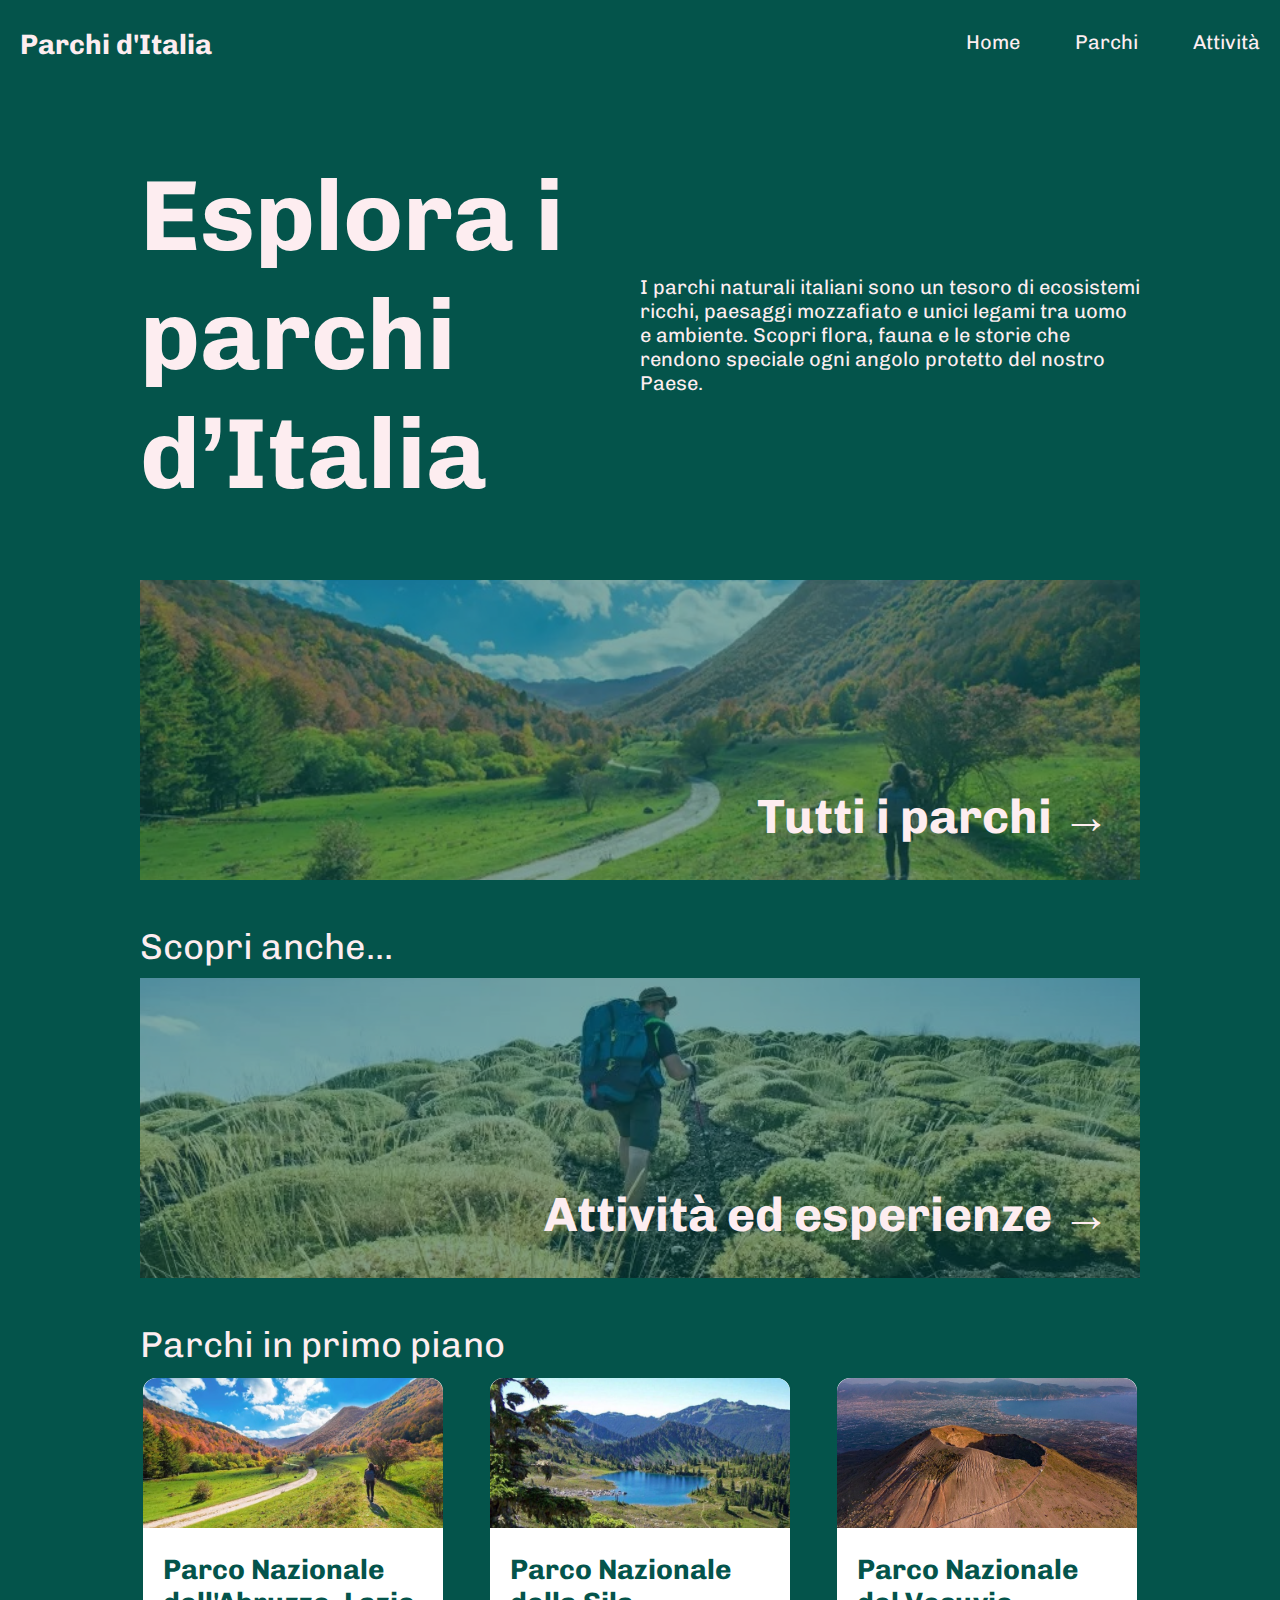
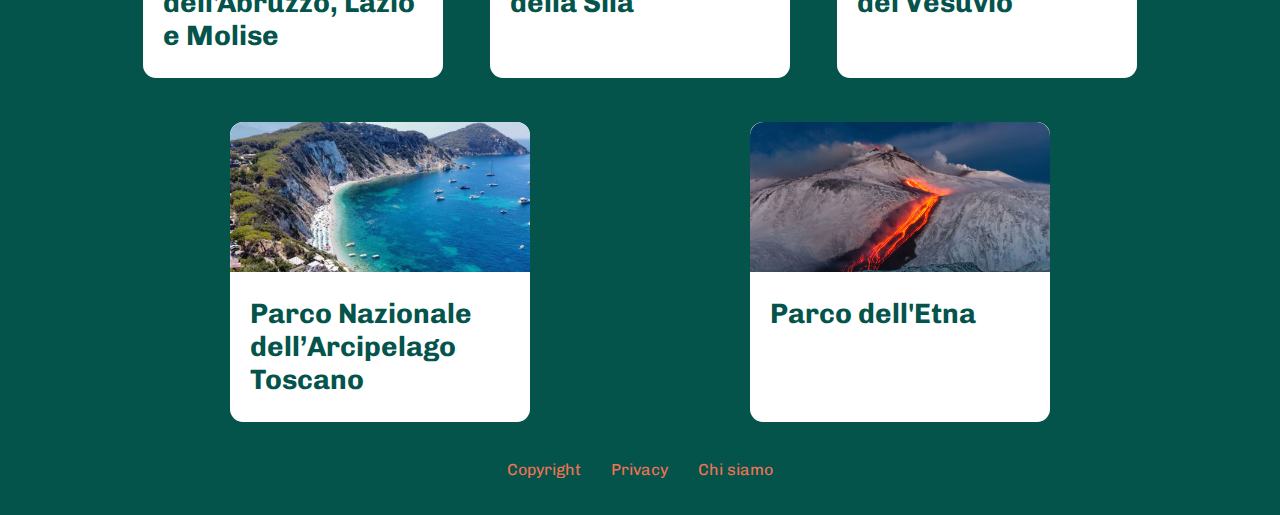
<file: index.html>
<!DOCTYPE html>
<html lang="en">
<head>
    <meta charset="UTF-8">
    <meta name="viewport" content="width=device-width, initial-scale=1.0">
    <title>Parchi d'Italia</title>
    <link rel="stylesheet" href="css/style.css">

    <link rel="preconnect" href="https://fonts.googleapis.com">
<link rel="preconnect" href="https://fonts.gstatic.com" crossorigin>
<link href="https://fonts.googleapis.com/css2?family=Chivo:ital,wght@0,100..900;1,100..900&display=swap" rel="stylesheet">

    
</head>

<body style="background-color: #04544B; color: #FDEDF0;">

    <header class="contenitore" style="background-color: #04544B; color: #FDEDF0;">
        <p class="logo"><a href="index.html">Parchi d'Italia</a></p>
        <nav>
            <ul class="menu">
                <li><a href="index.html">Home</a></li>
                <li><a href="parchi.html">Parchi</a></li>
                <li><a href="attivita.html">Attività</a></li>
            </ul>
        </nav>
            
    </header>

    <main class="partealta-home">
        <section class="iniziosito">
            <section class="hero">
                <h1>Esplora i <br>parchi d’Italia</h1>
            </section>
        
            <section class="introduzione-parchi">
                <p>
                I parchi naturali italiani sono un tesoro di ecosistemi ricchi, paesaggi mozzafiato e unici legami tra uomo e ambiente. Scopri flora, fauna e le storie che rendono speciale ogni angolo protetto del nostro Paese.
                </p>
            </section>
        </section>

        <section class="elementi-in-overlay">
        
            <section class="overlay">
                <div class="testo-overlay">
                    <div class="content-overlay">
                        <h2><a href="parchi.html">Tutti i parchi &rarr;</a></h2>
                    </div>
                </div>
                <div class="image-overlay">
                    <img src="img/abruzzo-lazio-molise.jpeg" alt="" srcset="">
                </div>
            </section>

            <div class="scrittainmezzo">
                <p>Scopri anche...</p>
            </div>

            <section class="overlay">
                <div class="testo-overlay">
                    <div class="content-overlay">
                        <h2><a href="attivita.html">Attività ed esperienze &rarr;</a></h2>
                    </div>
                </div>
                <div class="image-overlay">
                    <a href="attivita.html"><img src="img/attività.jpeg" alt=""></a>
                </div>
            </section>

            <div class="scrittainmezzo">
                <p>Parchi in primo piano</p>
            </div>

            <section class="elenco-parchi">
                <div class="cardparchi">
            
                    <a href="abruzzo-lazio-molise.html" class="grid" style="background-color: #ffffff; color: #04544B;">
                        <div class="item">
                            <img src="img/abruzzo-lazio-molise.jpeg" alt="foto dell'Abruzzo">
                            <p>Parco Nazionale dell'Abruzzo, Lazio e Molise</p>
                        </div>
                    </a>
            
                    <a href="sila.html" class="grid" style="background-color: #ffffff; color: #04544B;">
                        <div class="item">
                            <img src="img/sila.jpg" alt="foto della Sila">
                            <p>Parco Nazionale della Sila</p>
                        </div>
                    </a>
            
                    <a href="vesuvio.html" class="grid" style="background-color: #ffffff; color: #04544B;">
                        <div class="item">
                            <img src="img/vesuvio.jpg" alt="foto del Vesuvio">
                            <p>Parco Nazionale del Vesuvio</p>
                        </div>
                    </a>
            
                    <a href="arcipelago-toscano.html" class="grid" style="background-color: #ffffff; color: #04544B;">
                        <div class="item">
                            <img src="img/arcipelago-toscano.jpeg" alt="foto dell'arcipelago Toscano">
                            <p>Parco Nazionale dell’Arcipelago Toscano</p>
                        </div>
                    </a>
            
                    <a href="etna.html" class="grid" style="background-color: #ffffff; color: #04544B;">
                        <div class="item">
                            <img src="img/etna.jpg" alt="foto dell'Etna">
                            <p>Parco dell'Etna</p>
                        </div>
                    </a>
            
                </div>
            </section>
            
        </section>

    </main>

    <footer class="contenitore">
        <p>Copyright</p>
        <p>Privacy</p>
        <p>Chi siamo</p>
    </footer>
    
</body>
</html>
</file>
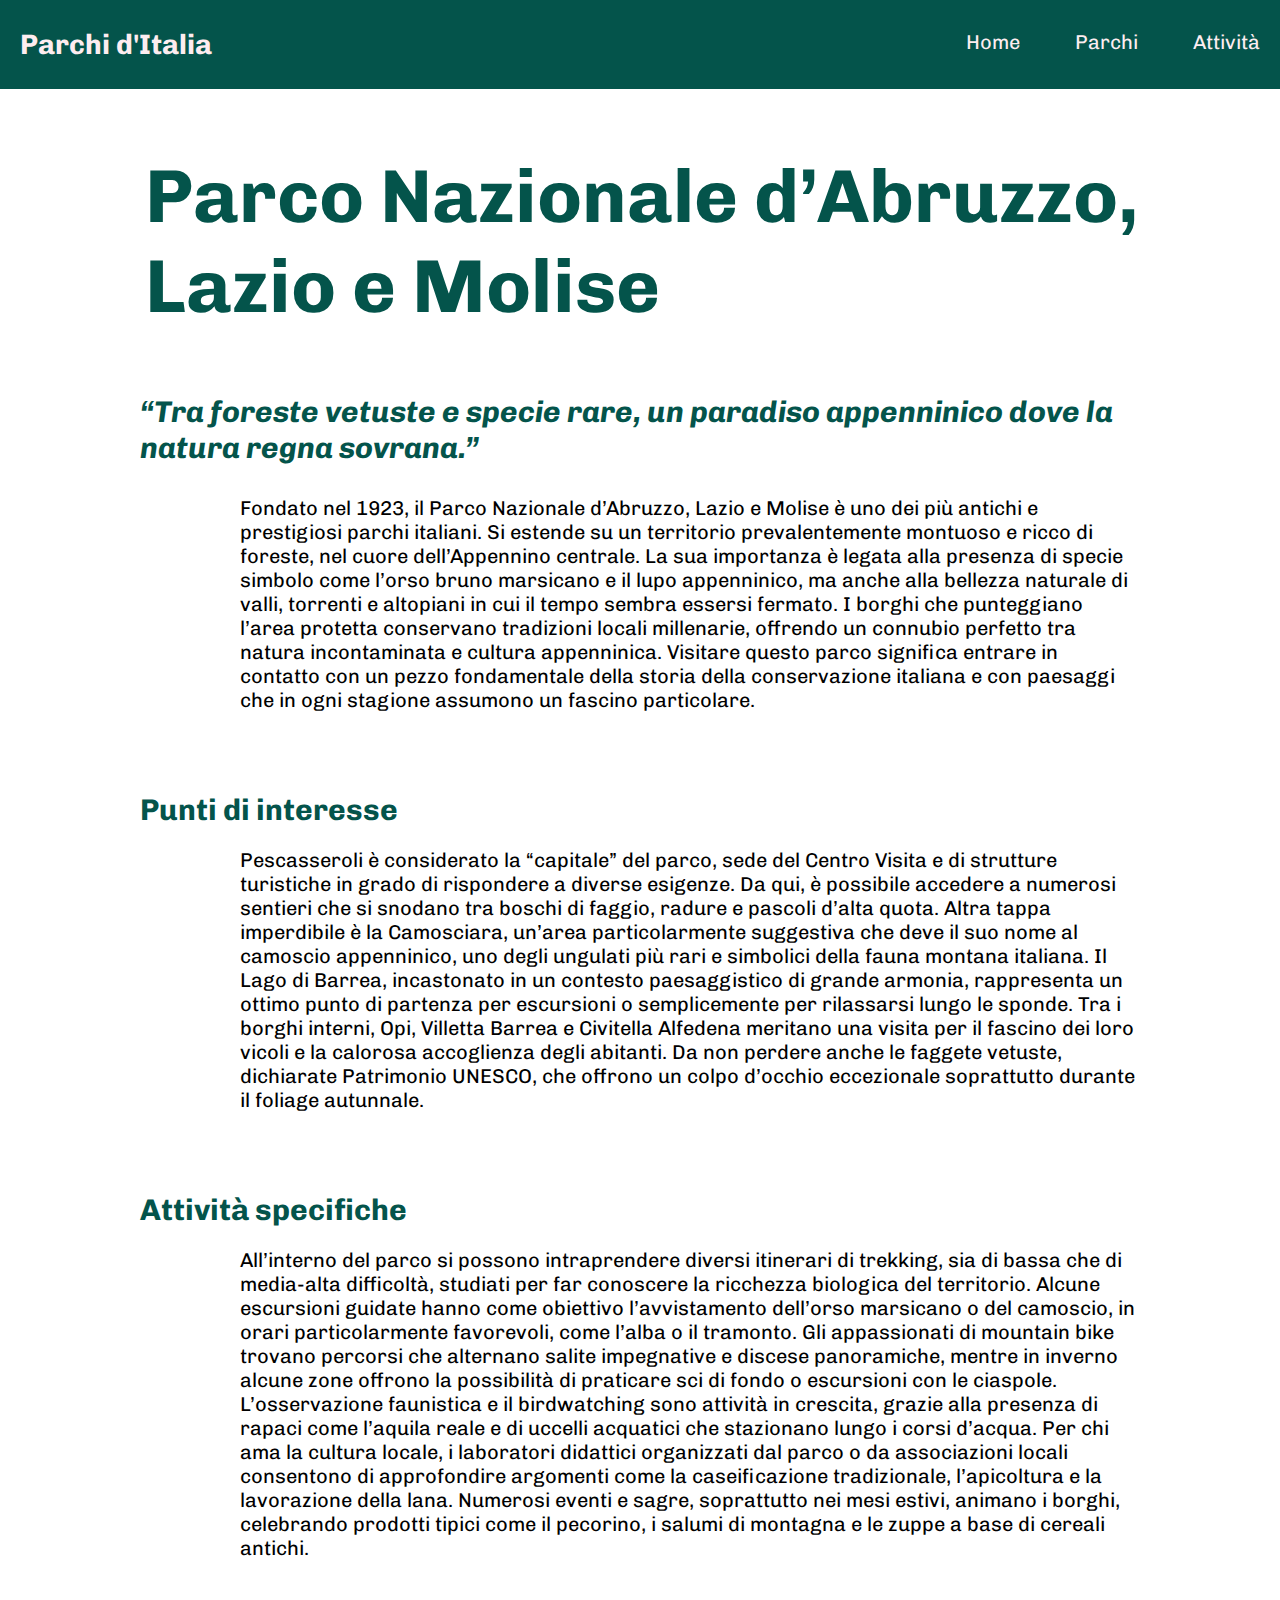
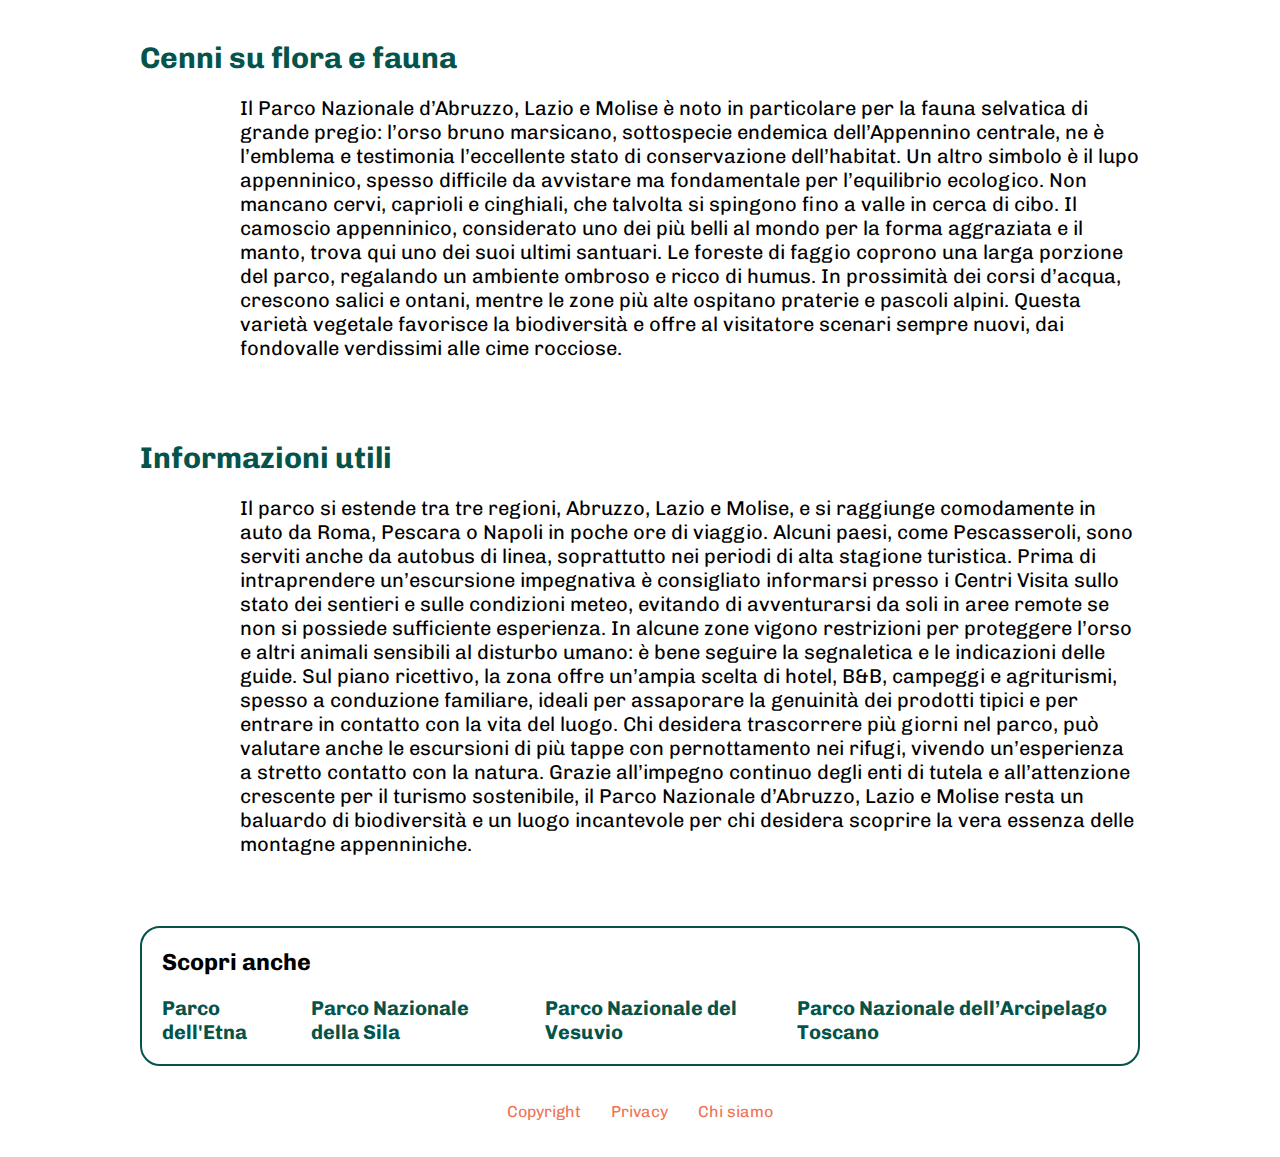
<file: abruzzo-lazio-molise.html>
<!DOCTYPE html>
<html lang="en">
<head>
    <meta charset="UTF-8">
    <meta name="viewport" content="width=device-width, initial-scale=1.0">
    <title>Parchi d'Italia</title>
    <link rel="stylesheet" href="css/style.css">

    <link rel="preconnect" href="https://fonts.googleapis.com">
<link rel="preconnect" href="https://fonts.gstatic.com" crossorigin>
<link href="https://fonts.googleapis.com/css2?family=Chivo:ital,wght@0,100..900;1,100..900&display=swap" rel="stylesheet">

</head>
<body>
    <header class="contenitore" style="background-color: #04544B; color: #FDEDF0;">
        <p class="logo"><a href="index.html">Parchi d'Italia</a></p>
        <nav>
            <ul class="menu">
                <li><a href="index.html">Home</a></li>
                <li><a href="parchi.html">Parchi</a></li>
                <li><a href="attivita.html">Attività</a></li>
            </ul>
        </nav>
            
    </header>
    <main class="contenitore">

        <section class="hero-in-prc">
            <h2>Parco Nazionale d’Abruzzo, Lazio e Molise</h2>
        </section>

        <section class="parco-dettaglio">
            <div class="testo-in-prc">
                <h3>“Tra foreste vetuste e specie rare, un paradiso appenninico dove la natura regna sovrana.”</h3>
                <p class="intro-in-prc">Fondato nel 1923, il Parco Nazionale d’Abruzzo, Lazio e Molise è uno dei più antichi e prestigiosi parchi italiani. Si estende su un territorio prevalentemente montuoso e ricco di foreste, nel cuore dell’Appennino centrale. La sua importanza è legata alla presenza di specie simbolo come l’orso bruno marsicano e il lupo appenninico, ma anche alla bellezza naturale di valli, torrenti e altopiani in cui il tempo sembra essersi fermato. I borghi che punteggiano l’area protetta conservano tradizioni locali millenarie, offrendo un connubio perfetto tra natura incontaminata e cultura appenninica. Visitare questo parco significa entrare in contatto con un pezzo fondamentale della storia della conservazione italiana e con paesaggi che in ogni stagione assumono un fascino particolare.</p>

                <h2 class="titolo-punti-di-interesse">Punti di interesse</h2>
                <p class="testo-punti-di-interesse">Pescasseroli è considerato la “capitale” del parco, sede del Centro Visita e di strutture turistiche in grado di rispondere a diverse esigenze. Da qui, è possibile accedere a numerosi sentieri che si snodano tra boschi di faggio, radure e pascoli d’alta quota. Altra tappa imperdibile è la Camosciara, un’area particolarmente suggestiva che deve il suo nome al camoscio appenninico, uno degli ungulati più rari e simbolici della fauna montana italiana. Il Lago di Barrea, incastonato in un contesto paesaggistico di grande armonia, rappresenta un ottimo punto di partenza per escursioni o semplicemente per rilassarsi lungo le sponde. Tra i borghi interni, Opi, Villetta Barrea e Civitella Alfedena meritano una visita per il fascino dei loro vicoli e la calorosa accoglienza degli abitanti. Da non perdere anche le faggete vetuste, dichiarate Patrimonio UNESCO, che offrono un colpo d’occhio eccezionale soprattutto durante il foliage autunnale.</p>

                <h2 class="titolo-attività-specifiche">Attività specifiche</h2>
                <p class="testo-attività-specifiche">All’interno del parco si possono intraprendere diversi itinerari di trekking, sia di bassa che di media-alta difficoltà, studiati per far conoscere la ricchezza biologica del territorio. Alcune escursioni guidate hanno come obiettivo l’avvistamento dell’orso marsicano o del camoscio, in orari particolarmente favorevoli, come l’alba o il tramonto. Gli appassionati di mountain bike trovano percorsi che alternano salite impegnative e discese panoramiche, mentre in inverno alcune zone offrono la possibilità di praticare sci di fondo o escursioni con le ciaspole. L’osservazione faunistica e il birdwatching sono attività in crescita, grazie alla presenza di rapaci come l’aquila reale e di uccelli acquatici che stazionano lungo i corsi d’acqua. Per chi ama la cultura locale, i laboratori didattici organizzati dal parco o da associazioni locali consentono di approfondire argomenti come la caseificazione tradizionale, l’apicoltura e la lavorazione della lana. Numerosi eventi e sagre, soprattutto nei mesi estivi, animano i borghi, celebrando prodotti tipici come il pecorino, i salumi di montagna e le zuppe a base di cereali antichi.</p>

                <h2 class="titolo-cenni-su-flora-e-fauna">Cenni su flora e fauna</h2>
                <p class="testo-cenni-su-flora-e-fauna">Il Parco Nazionale d’Abruzzo, Lazio e Molise è noto in particolare per la fauna selvatica di grande pregio: l’orso bruno marsicano, sottospecie endemica dell’Appennino centrale, ne è l’emblema e testimonia l’eccellente stato di conservazione dell’habitat. Un altro simbolo è il lupo appenninico, spesso difficile da avvistare ma fondamentale per l’equilibrio ecologico. Non mancano cervi, caprioli e cinghiali, che talvolta si spingono fino a valle in cerca di cibo. Il camoscio appenninico, considerato uno dei più belli al mondo per la forma aggraziata e il manto, trova qui uno dei suoi ultimi santuari. Le foreste di faggio coprono una larga porzione del parco, regalando un ambiente ombroso e ricco di humus. In prossimità dei corsi d’acqua, crescono salici e ontani, mentre le zone più alte ospitano praterie e pascoli alpini. Questa varietà vegetale favorisce la biodiversità e offre al visitatore scenari sempre nuovi, dai fondovalle verdissimi alle cime rocciose.</p>

                <h2 class="titolo-informazioni-utili">Informazioni utili</h2>
                <p class="testo-informazioni-utili">Il parco si estende tra tre regioni, Abruzzo, Lazio e Molise, e si raggiunge comodamente in auto da Roma, Pescara o Napoli in poche ore di viaggio. Alcuni paesi, come Pescasseroli, sono serviti anche da autobus di linea, soprattutto nei periodi di alta stagione turistica. Prima di intraprendere un’escursione impegnativa è consigliato informarsi presso i Centri Visita sullo stato dei sentieri e sulle condizioni meteo, evitando di avventurarsi da soli in aree remote se non si possiede sufficiente esperienza. In alcune zone vigono restrizioni per proteggere l’orso e altri animali sensibili al disturbo umano: è bene seguire la segnaletica e le indicazioni delle guide. Sul piano ricettivo, la zona offre un’ampia scelta di hotel, B&B, campeggi e agriturismi, spesso a conduzione familiare, ideali per assaporare la genuinità dei prodotti tipici e per entrare in contatto con la vita del luogo. Chi desidera trascorrere più giorni nel parco, può valutare anche le escursioni di più tappe con pernottamento nei rifugi, vivendo un’esperienza a stretto contatto con la natura. Grazie all’impegno continuo degli enti di tutela e all’attenzione crescente per il turismo sostenibile, il Parco Nazionale d’Abruzzo, Lazio e Molise resta un baluardo di biodiversità e un luogo incantevole per chi desidera scoprire la vera essenza delle montagne appenniniche.</p>

            </div>
        </section>

        <section class="lista-parchi">
            <h3>Scopri anche</h3>
            <ul>
                <li><a href="etna.html">Parco dell'Etna</a></li>
                <li><a href="sila.html">Parco Nazionale della Sila</a></li>
                <li><a href="vesuvio.html">Parco Nazionale del Vesuvio</a></li>
                <li><a href="arcipelago-toscano.html">Parco Nazionale dell’Arcipelago Toscano</a></li>
            </ul>
        </section>

    </main>
    <footer class="contenitore">
        <p>Copyright</p>
        <p>Privacy</p>
        <p>Chi siamo</p>
    </footer>
</body>
</html>
</file>
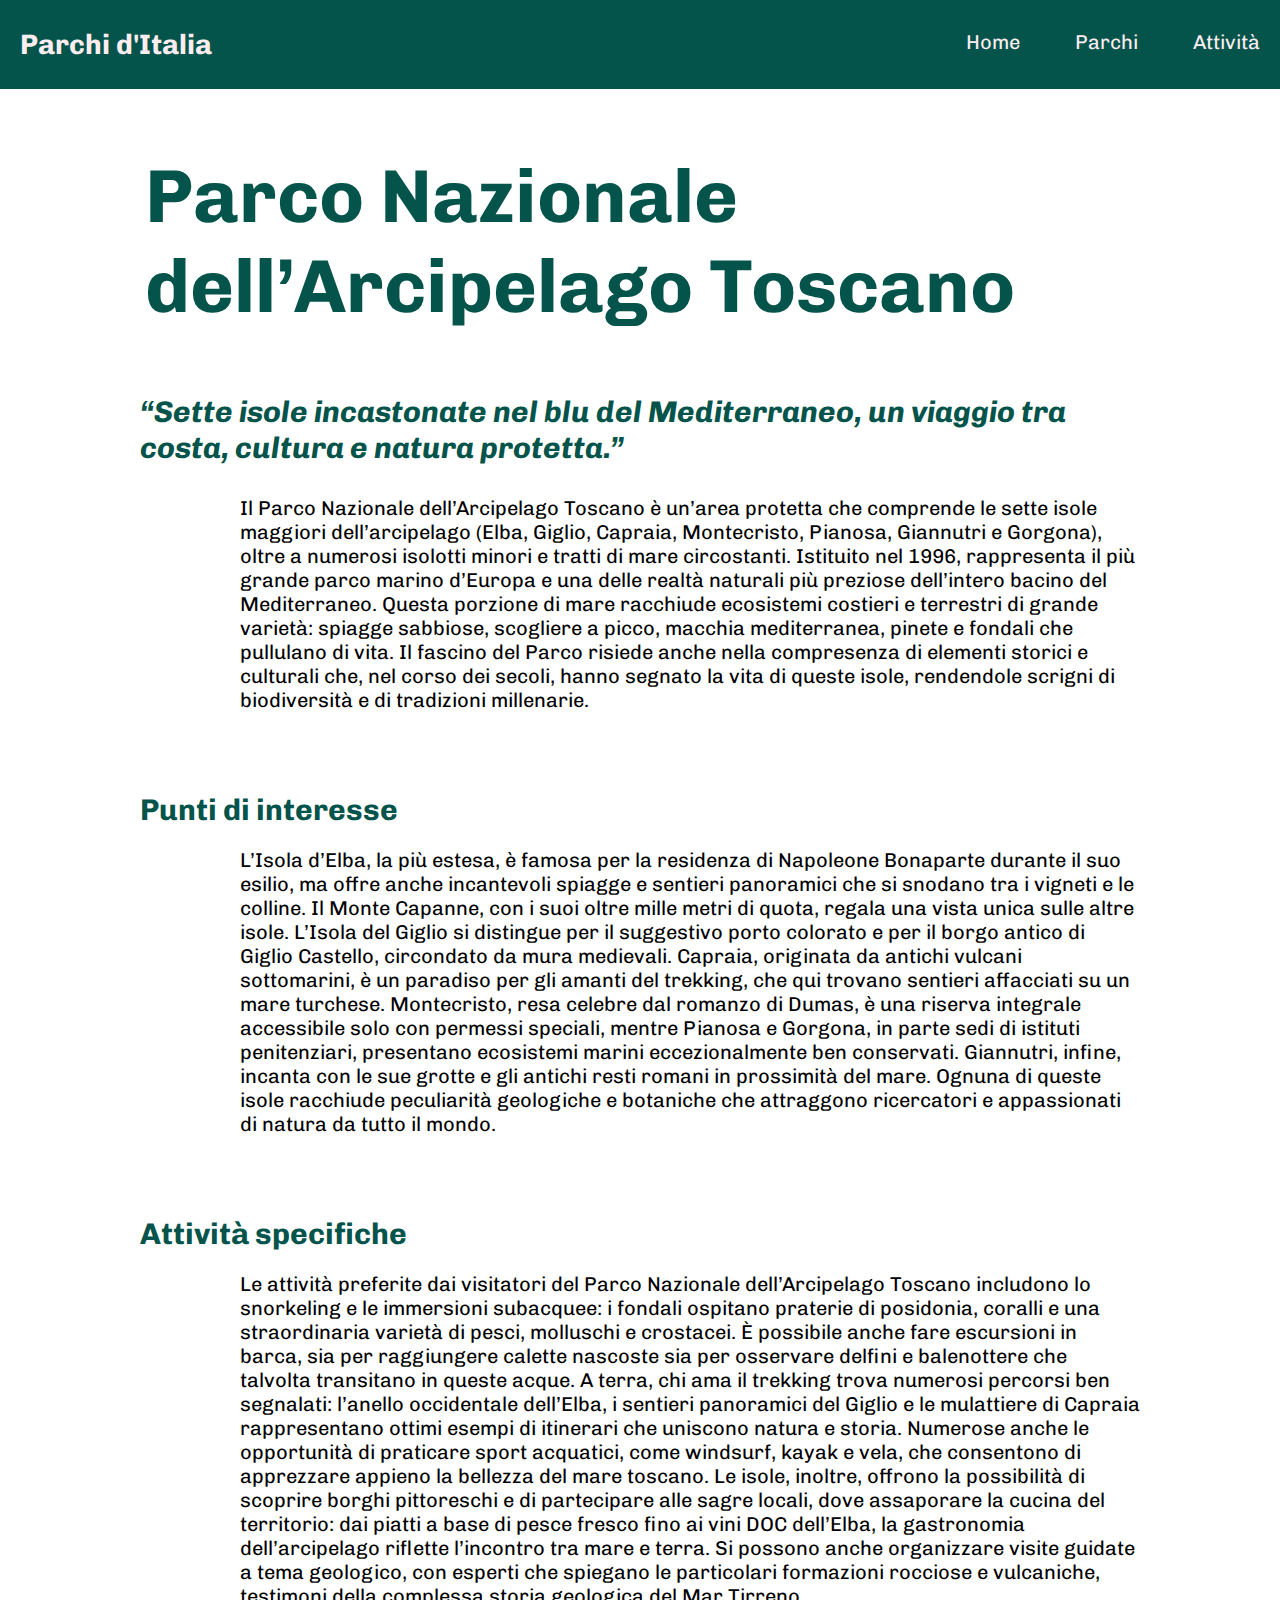
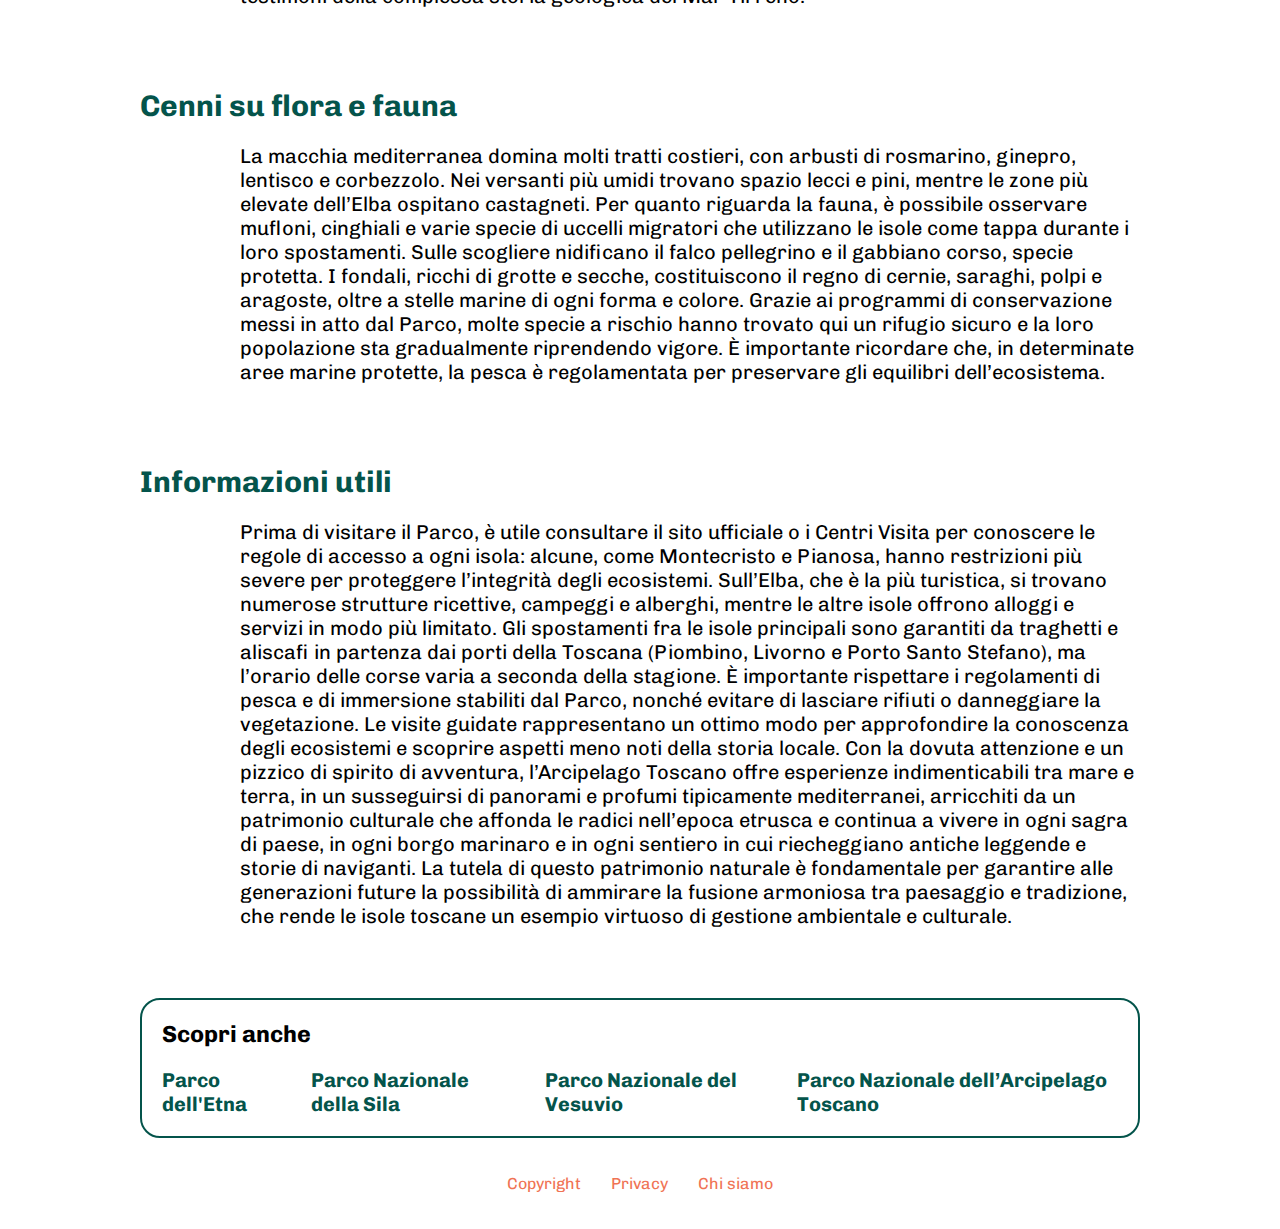
<file: arcipelago-toscano.html>
<!DOCTYPE html>
<html lang="en">
<head>
    <meta charset="UTF-8">
    <meta name="viewport" content="width=device-width, initial-scale=1.0">
    <title>Parchi d'Italia</title>
    <link rel="stylesheet" href="css/style.css">

    <link rel="preconnect" href="https://fonts.googleapis.com">
<link rel="preconnect" href="https://fonts.gstatic.com" crossorigin>
<link href="https://fonts.googleapis.com/css2?family=Chivo:ital,wght@0,100..900;1,100..900&display=swap" rel="stylesheet">

</head>
<body>
    <header class="contenitore" style="background-color: #04544B; color: #FDEDF0;">
        <p class="logo"><a href="index.html">Parchi d'Italia</a></p>
        <nav>
            <ul class="menu">
                <li><a href="index.html">Home</a></li>
                <li><a href="parchi.html">Parchi</a></li>
                <li><a href="attivita.html">Attività</a></li>
            </ul>
        </nav>
            
    </header>

    <main class="contenitore">
        <section class="hero-in-prc">
            <h2>Parco Nazionale dell’Arcipelago Toscano</h2>
        </section>
        <section class="parco-dettaglio">
            <div class="testo-in-prc">
                <h3>“Sette isole incastonate nel blu del Mediterraneo, un viaggio tra costa, cultura e natura protetta.”</h3>
                <p class="intro-in-prc">Il Parco Nazionale dell’Arcipelago Toscano è un’area protetta che comprende le sette isole maggiori dell’arcipelago (Elba, Giglio, Capraia, Montecristo, Pianosa, Giannutri e Gorgona), oltre a numerosi isolotti minori e tratti di mare circostanti. Istituito nel 1996, rappresenta il più grande parco marino d’Europa e una delle realtà naturali più preziose dell’intero bacino del Mediterraneo. Questa porzione di mare racchiude ecosistemi costieri e terrestri di grande varietà: spiagge sabbiose, scogliere a picco, macchia mediterranea, pinete e fondali che pullulano di vita. Il fascino del Parco risiede anche nella compresenza di elementi storici e culturali che, nel corso dei secoli, hanno segnato la vita di queste isole, rendendole scrigni di biodiversità e di tradizioni millenarie.</p>

                <h2 class="titolo-punti-di-interesse">Punti di interesse</h2>
                <p class="testo-punti-di-interesse">L’Isola d’Elba, la più estesa, è famosa per la residenza di Napoleone Bonaparte durante il suo esilio, ma offre anche incantevoli spiagge e sentieri panoramici che si snodano tra i vigneti e le colline. Il Monte Capanne, con i suoi oltre mille metri di quota, regala una vista unica sulle altre isole. L’Isola del Giglio si distingue per il suggestivo porto colorato e per il borgo antico di Giglio Castello, circondato da mura medievali. Capraia, originata da antichi vulcani sottomarini, è un paradiso per gli amanti del trekking, che qui trovano sentieri affacciati su un mare turchese. Montecristo, resa celebre dal romanzo di Dumas, è una riserva integrale accessibile solo con permessi speciali, mentre Pianosa e Gorgona, in parte sedi di istituti penitenziari, presentano ecosistemi marini eccezionalmente ben conservati. Giannutri, infine, incanta con le sue grotte e gli antichi resti romani in prossimità del mare. Ognuna di queste isole racchiude peculiarità geologiche e botaniche che attraggono ricercatori e appassionati di natura da tutto il mondo.</p>

                <h2 class="titolo-attività-specifiche">Attività specifiche</h2>
                <p class="testo-attività-specifiche">Le attività preferite dai visitatori del Parco Nazionale dell’Arcipelago Toscano includono lo snorkeling e le immersioni subacquee: i fondali ospitano praterie di posidonia, coralli e una straordinaria varietà di pesci, molluschi e crostacei. È possibile anche fare escursioni in barca, sia per raggiungere calette nascoste sia per osservare delfini e balenottere che talvolta transitano in queste acque. A terra, chi ama il trekking trova numerosi percorsi ben segnalati: l’anello occidentale dell’Elba, i sentieri panoramici del Giglio e le mulattiere di Capraia rappresentano ottimi esempi di itinerari che uniscono natura e storia. Numerose anche le opportunità di praticare sport acquatici, come windsurf, kayak e vela, che consentono di apprezzare appieno la bellezza del mare toscano. Le isole, inoltre, offrono la possibilità di scoprire borghi pittoreschi e di partecipare alle sagre locali, dove assaporare la cucina del territorio: dai piatti a base di pesce fresco fino ai vini DOC dell’Elba, la gastronomia dell’arcipelago riflette l’incontro tra mare e terra. Si possono anche organizzare visite guidate a tema geologico, con esperti che spiegano le particolari formazioni rocciose e vulcaniche, testimoni della complessa storia geologica del Mar Tirreno.</p>

                <h2 class="titolo-cenni-su-flora-e-fauna">Cenni su flora e fauna</h2>
                <p class="testo-cenni-su-flora-e-fauna">La macchia mediterranea domina molti tratti costieri, con arbusti di rosmarino, ginepro, lentisco e corbezzolo. Nei versanti più umidi trovano spazio lecci e pini, mentre le zone più elevate dell’Elba ospitano castagneti. Per quanto riguarda la fauna, è possibile osservare mufloni, cinghiali e varie specie di uccelli migratori che utilizzano le isole come tappa durante i loro spostamenti. Sulle scogliere nidificano il falco pellegrino e il gabbiano corso, specie protetta. I fondali, ricchi di grotte e secche, costituiscono il regno di cernie, saraghi, polpi e aragoste, oltre a stelle marine di ogni forma e colore. Grazie ai programmi di conservazione messi in atto dal Parco, molte specie a rischio hanno trovato qui un rifugio sicuro e la loro popolazione sta gradualmente riprendendo vigore. È importante ricordare che, in determinate aree marine protette, la pesca è regolamentata per preservare gli equilibri dell’ecosistema.</p>

                <h2 class="titolo-informazioni-utili">Informazioni utili</h2>
                <p class="testo-informazioni-utili">Prima di visitare il Parco, è utile consultare il sito ufficiale o i Centri Visita per conoscere le regole di accesso a ogni isola: alcune, come Montecristo e Pianosa, hanno restrizioni più severe per proteggere l’integrità degli ecosistemi. Sull’Elba, che è la più turistica, si trovano numerose strutture ricettive, campeggi e alberghi, mentre le altre isole offrono alloggi e servizi in modo più limitato. Gli spostamenti fra le isole principali sono garantiti da traghetti e aliscafi in partenza dai porti della Toscana (Piombino, Livorno e Porto Santo Stefano), ma l’orario delle corse varia a seconda della stagione. È importante rispettare i regolamenti di pesca e di immersione stabiliti dal Parco, nonché evitare di lasciare rifiuti o danneggiare la vegetazione. Le visite guidate rappresentano un ottimo modo per approfondire la conoscenza degli ecosistemi e scoprire aspetti meno noti della storia locale. Con la dovuta attenzione e un pizzico di spirito di avventura, l’Arcipelago Toscano offre esperienze indimenticabili tra mare e terra, in un susseguirsi di panorami e profumi tipicamente mediterranei, arricchiti da un patrimonio culturale che affonda le radici nell’epoca etrusca e continua a vivere in ogni sagra di paese, in ogni borgo marinaro e in ogni sentiero in cui riecheggiano antiche leggende e storie di naviganti. La tutela di questo patrimonio naturale è fondamentale per garantire alle generazioni future la possibilità di ammirare la fusione armoniosa tra paesaggio e tradizione, che rende le isole toscane un esempio virtuoso di gestione ambientale e culturale.</p>

            </div>
        </section>
        <section class="lista-parchi">
            <h3>Scopri anche</h3>
            <ul>
                <li><a href="etna.html">Parco dell'Etna</a></li>
                <li><a href="sila.html">Parco Nazionale della Sila</a></li>
                <li><a href="vesuvio.html">Parco Nazionale del Vesuvio</a></li>
                <li><a href="arcipelago-toscano.html">Parco Nazionale dell’Arcipelago Toscano</a></li>
            </ul>
        </section>
    </main>

    <footer class="contenitore">
        <p>Copyright</p>
        <p>Privacy</p>
        <p>Chi siamo</p>
    </footer>
</body>
</html>
</file>
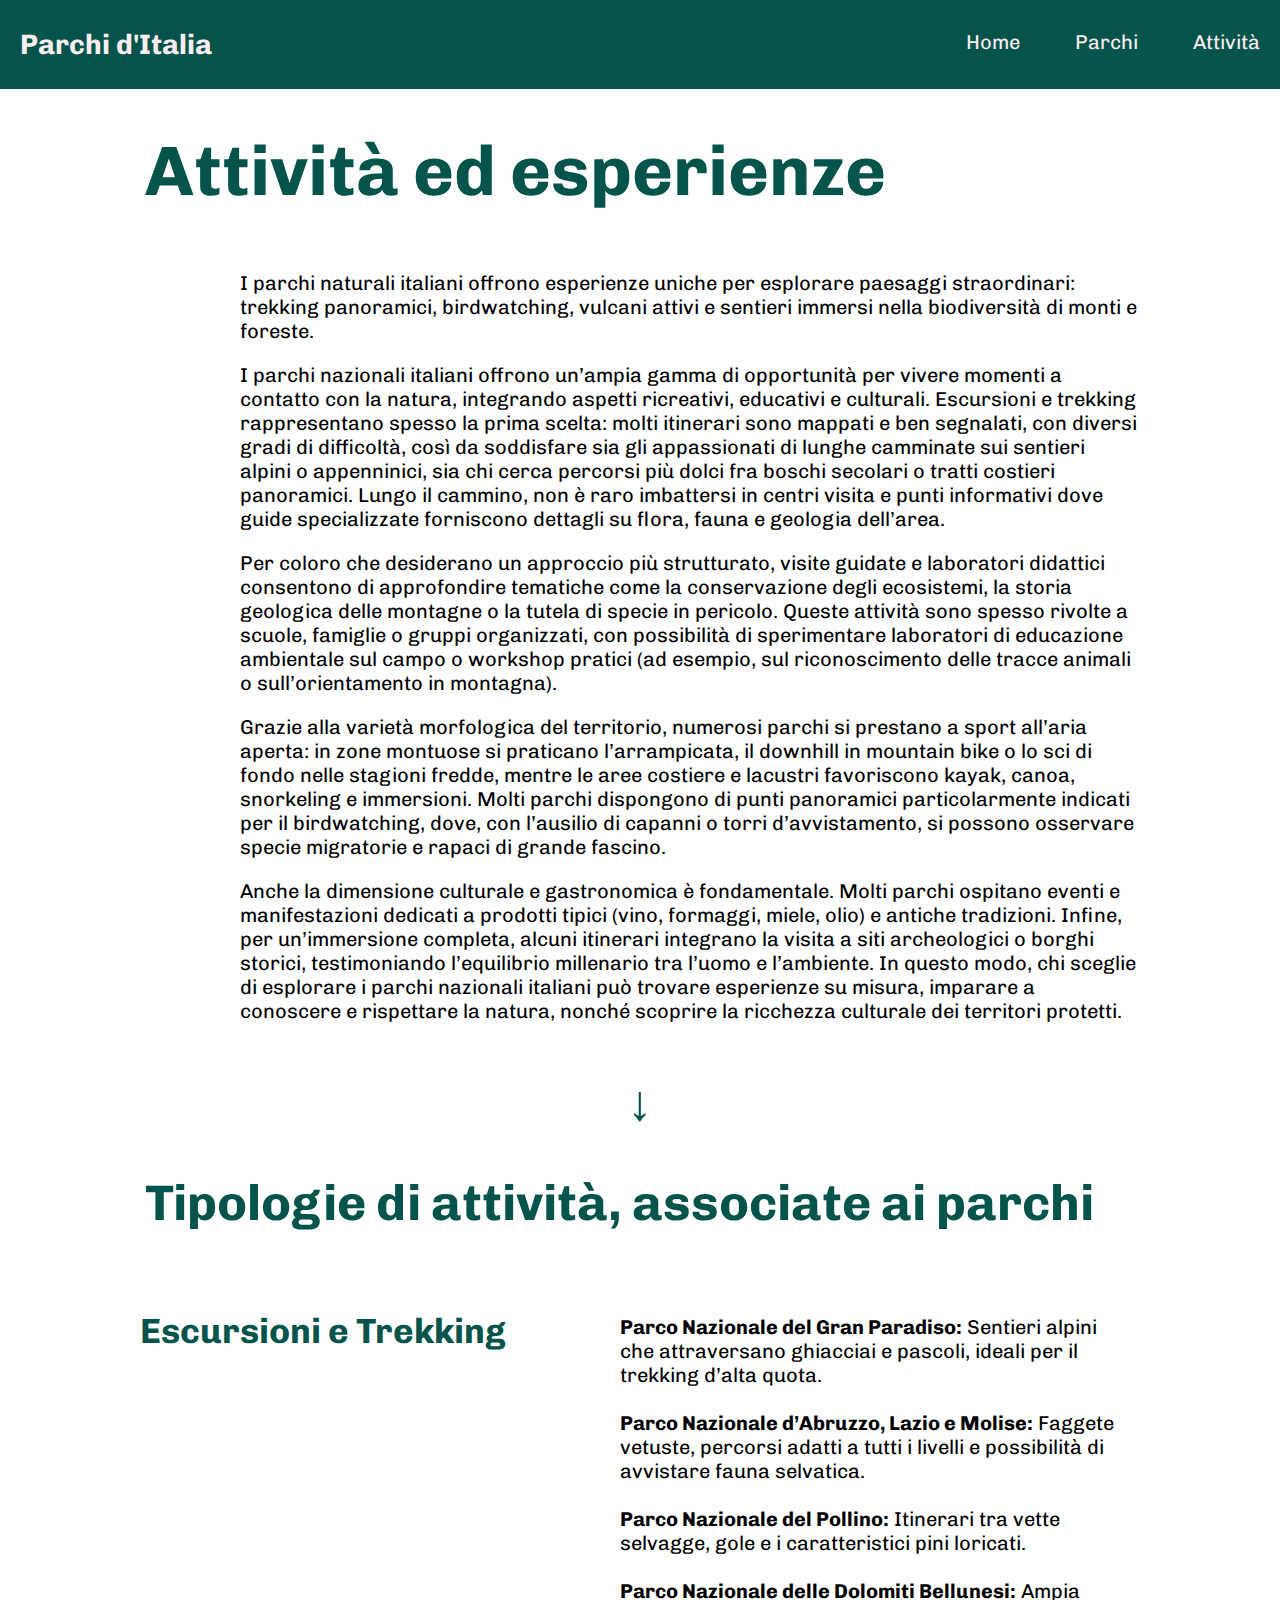
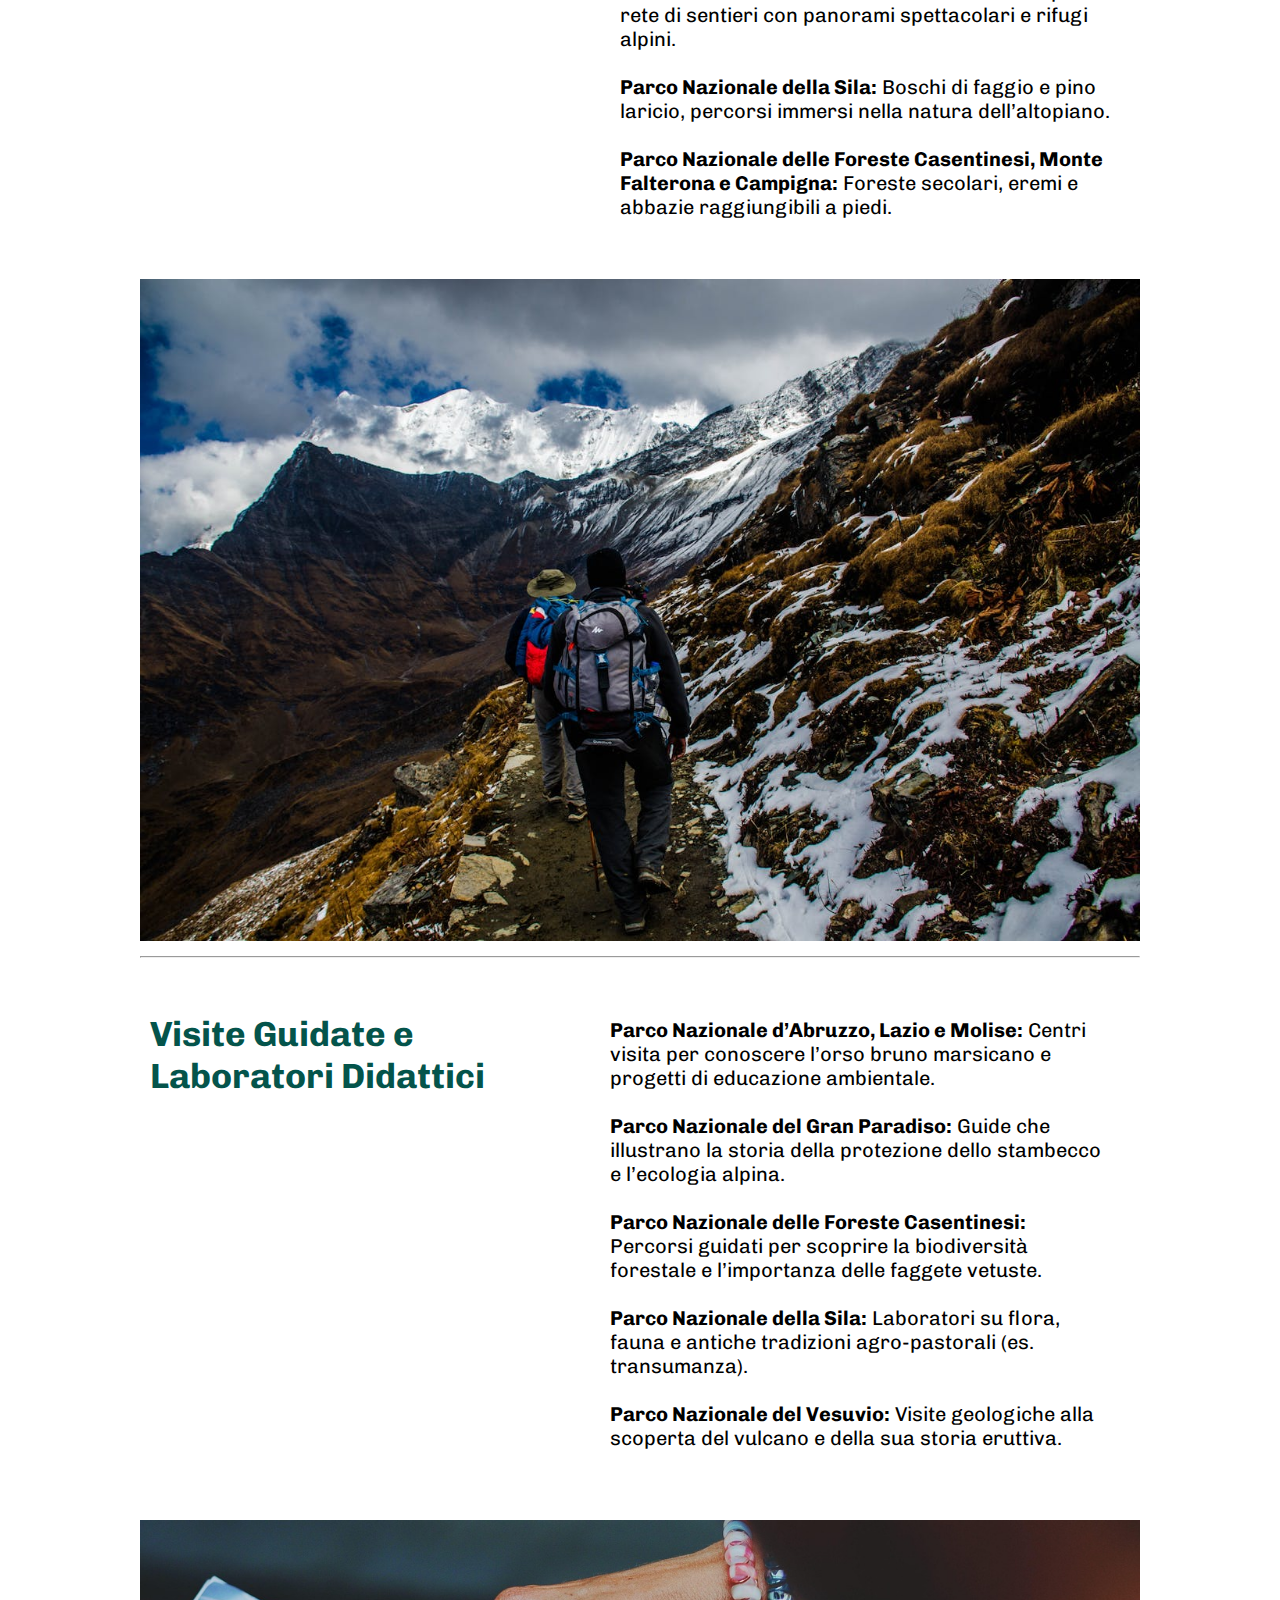
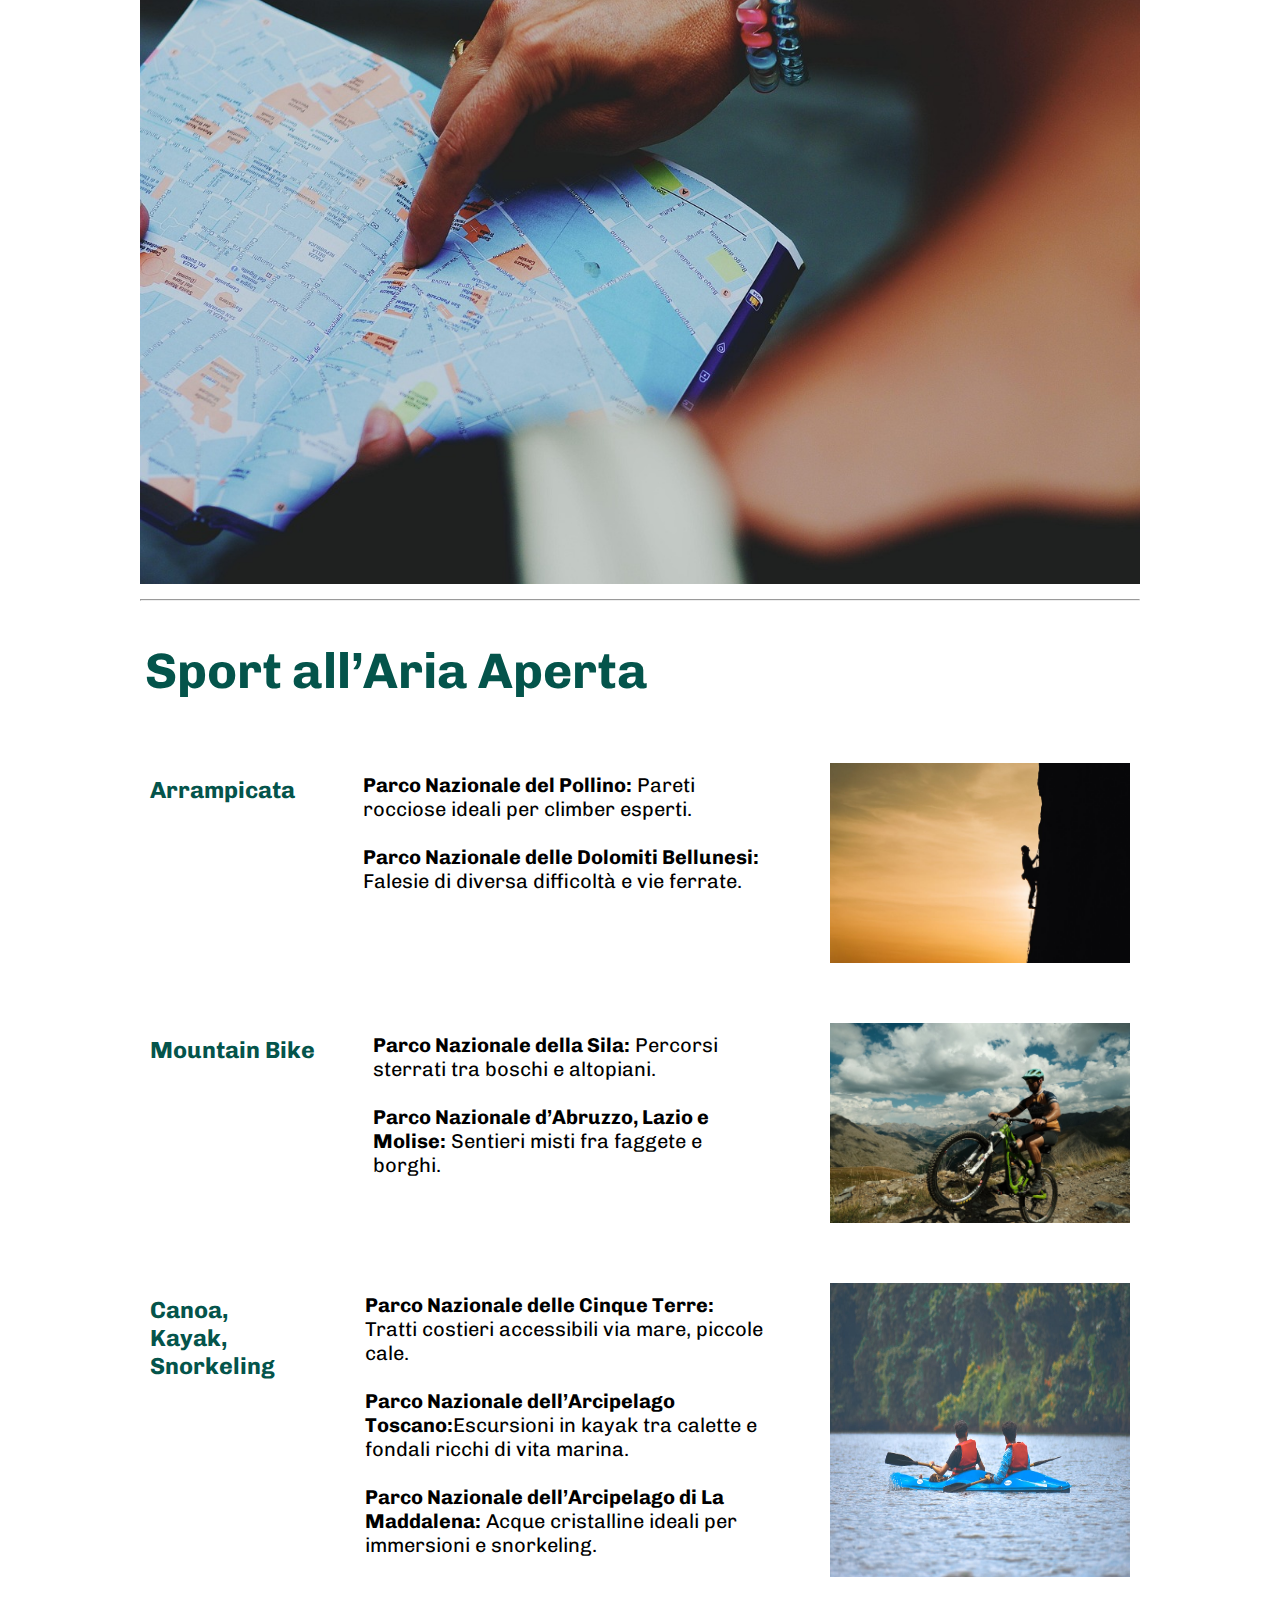
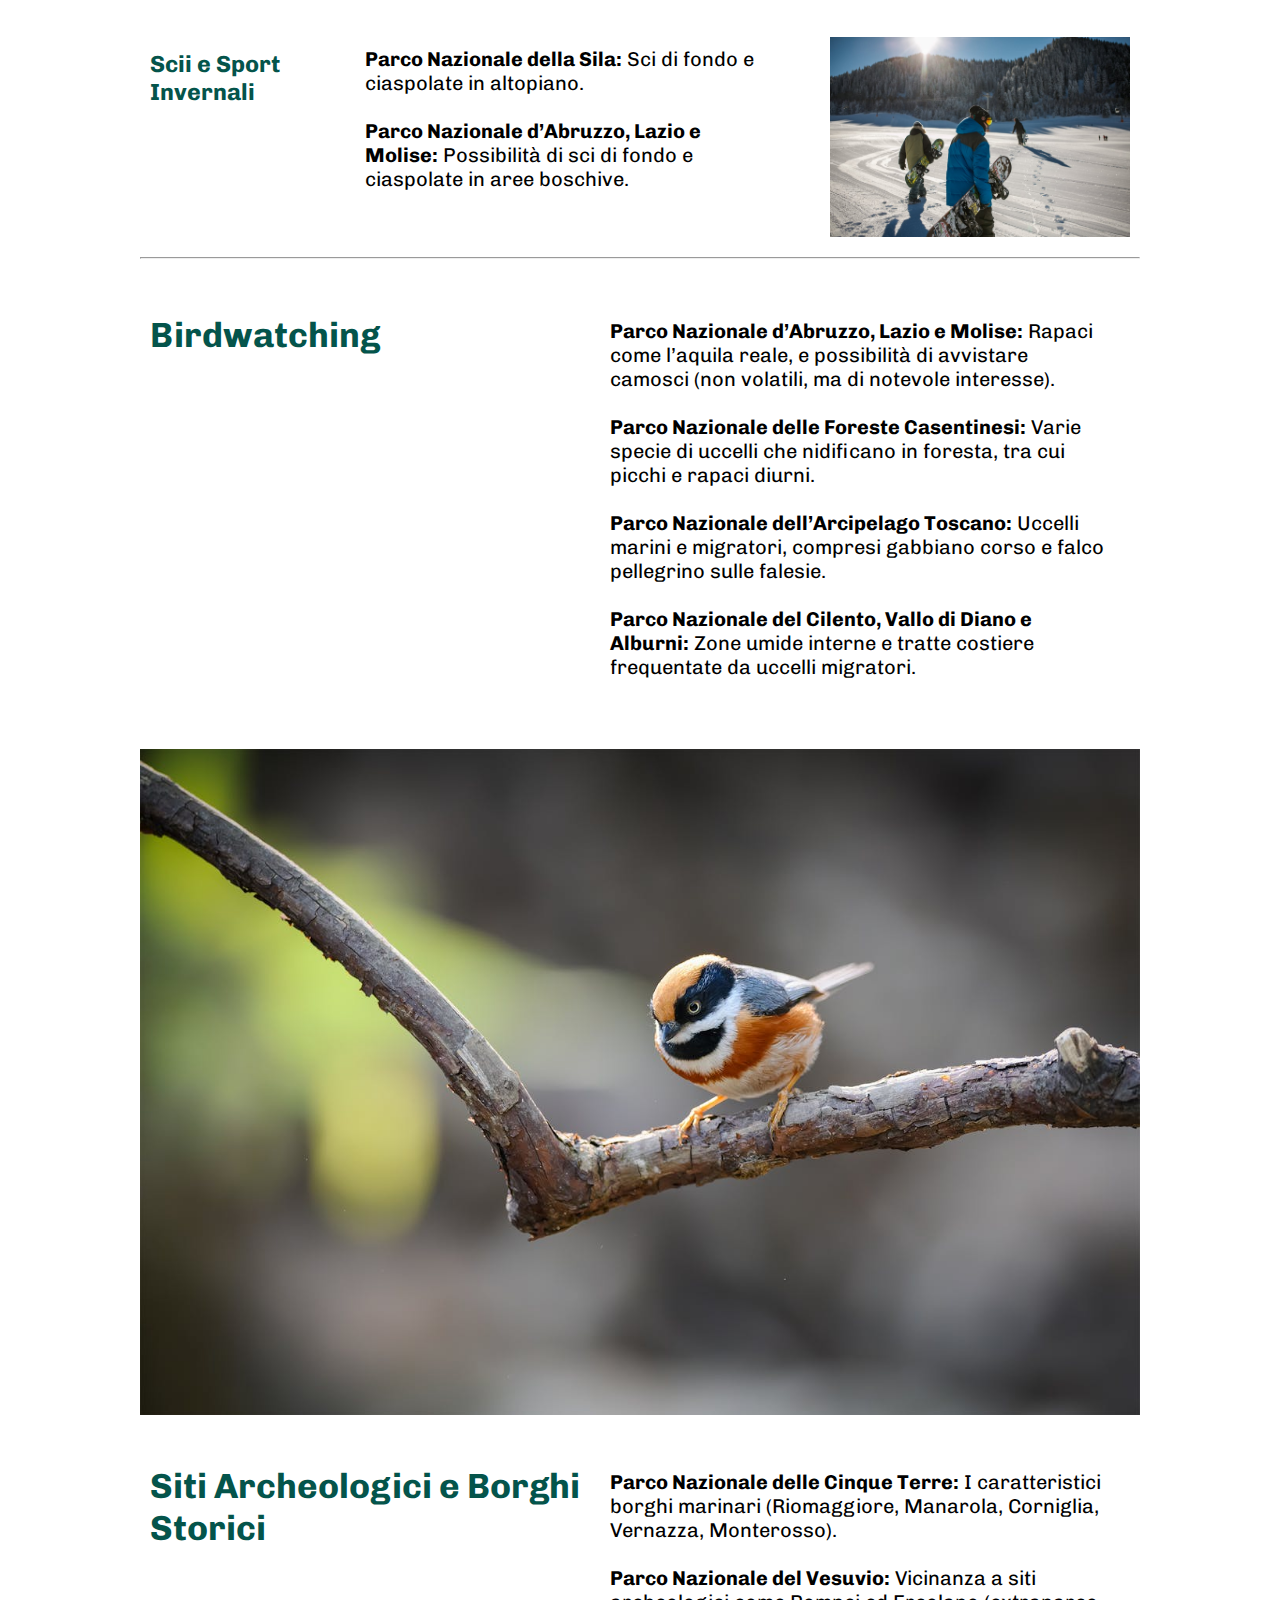
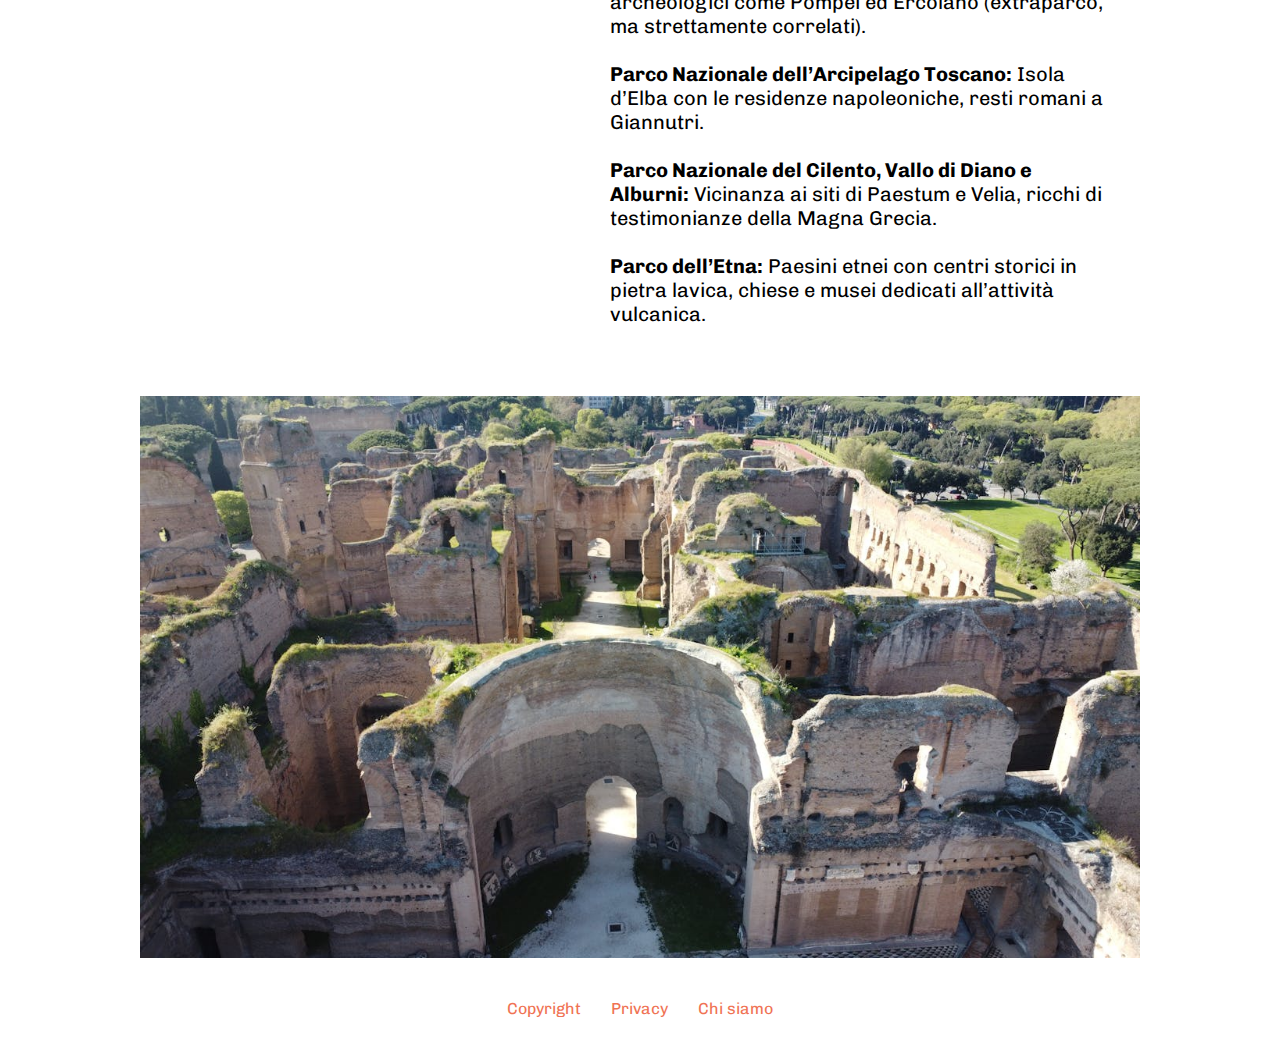
<file: attivita.html>
<!DOCTYPE html>
<html lang="en">
<head>
    <meta charset="UTF-8">
    <meta name="viewport" content="width=device-width, initial-scale=1.0">
    <title>Parchi d'Italia</title>
    <link rel="stylesheet" href="css/style.css">

    <link rel="preconnect" href="https://fonts.googleapis.com">
<link rel="preconnect" href="https://fonts.gstatic.com" crossorigin>
<link href="https://fonts.googleapis.com/css2?family=Chivo:ital,wght@0,100..900;1,100..900&display=swap" rel="stylesheet">

</head>
<body>
    <header class="contenitore" style="background-color: #04544B; color: #FDEDF0;">
        <p class="logo"><a href="index.html">Parchi d'Italia</a></p>
        <nav>
            <ul class="menu">
                <li><a href="index.html">Home</a></li>
                <li><a href="parchi.html">Parchi</a></li>
                <li><a href="attivita.html">Attività</a></li>
            </ul>
        </nav>
            
    </header>

<main class="contenitore">

    <div class="testo-iniziale-attività">
        <h2>Attività ed esperienze</h2>
        <p>I parchi naturali italiani offrono esperienze uniche per esplorare paesaggi straordinari: trekking panoramici, birdwatching, vulcani attivi e sentieri immersi nella biodiversità di monti e foreste.</p>
        <p>I parchi nazionali italiani offrono un’ampia gamma di opportunità per vivere momenti a contatto con la natura, integrando aspetti ricreativi, educativi e culturali. Escursioni e trekking rappresentano spesso la prima scelta: molti itinerari sono mappati e ben segnalati, con diversi gradi di difficoltà, così da soddisfare sia gli appassionati di lunghe camminate sui sentieri alpini o appenninici, sia chi cerca percorsi più dolci fra boschi secolari o tratti costieri panoramici. Lungo il cammino, non è raro imbattersi in centri visita e punti informativi dove guide specializzate forniscono dettagli su flora, fauna e geologia dell’area.</p>
        <p>Per coloro che desiderano un approccio più strutturato, visite guidate e laboratori didattici consentono di approfondire tematiche come la conservazione degli ecosistemi, la storia geologica delle montagne o la tutela di specie in pericolo. Queste attività sono spesso rivolte a scuole, famiglie o gruppi organizzati, con possibilità di sperimentare laboratori di educazione ambientale sul campo o workshop pratici (ad esempio, sul riconoscimento delle tracce animali o sull’orientamento in montagna).</p>
        <p>Grazie alla varietà morfologica del territorio, numerosi parchi si prestano a sport all’aria aperta: in zone montuose si praticano l’arrampicata, il downhill in mountain bike o lo sci di fondo nelle stagioni fredde, mentre le aree costiere e lacustri favoriscono kayak, canoa, snorkeling e immersioni. Molti parchi dispongono di punti panoramici particolarmente indicati per il birdwatching, dove, con l’ausilio di capanni o torri d’avvistamento, si possono osservare specie migratorie e rapaci di grande fascino.</p>
        <p>Anche la dimensione culturale e gastronomica è fondamentale. Molti parchi ospitano eventi e manifestazioni dedicati a prodotti tipici (vino, formaggi, miele, olio) e antiche tradizioni. Infine, per un’immersione completa, alcuni itinerari integrano la visita a siti archeologici o borghi storici, testimoniando l’equilibrio millenario tra l’uomo e l’ambiente. In questo modo, chi sceglie di esplorare i parchi nazionali italiani può trovare esperienze su misura, imparare a conoscere e rispettare la natura, nonché scoprire la ricchezza culturale dei territori protetti.</p>
    </div>

    <p class="freccia-parchi">&DownArrow;</p>

    <h2 class="associate">Tipologie di attività, associate ai parchi</h2>

    <div class="escursioni">
        <h3>Escursioni e Trekking</h3>
        <p>
            <strong>Parco Nazionale del Gran Paradiso:</strong> Sentieri alpini che attraversano ghiacciai e pascoli, ideali per il trekking d’alta quota.
            <br><br>
            <strong>Parco Nazionale d’Abruzzo, Lazio e Molise:</strong> Faggete vetuste, percorsi adatti a tutti i livelli e possibilità di avvistare fauna selvatica.
            <br><br>
            <strong>Parco Nazionale del Pollino:</strong> Itinerari tra vette selvagge, gole e i caratteristici pini loricati.
            <br><br>
            <strong>Parco Nazionale delle Dolomiti Bellunesi:</strong> Ampia rete di sentieri con panorami spettacolari e rifugi alpini.
            <br><br>
            <strong>Parco Nazionale della Sila:</strong> Boschi di faggio e pino laricio, percorsi immersi nella natura dell’altopiano.
            <br><br>
            <strong>Parco Nazionale delle Foreste Casentinesi, Monte Falterona e Campigna:</strong> Foreste secolari, eremi e abbazie raggiungibili a piedi.
        </p>
    </div>   
    <img src="img/trekking.jpeg" alt="Trekking in montagna" class="imgtrekking">


    <hr>

            
    <div class="visiteguidate">
        <h3>Visite Guidate e Laboratori Didattici</h3>

        <p>
        <strong>Parco Nazionale d’Abruzzo, Lazio e Molise:</strong> Centri visita per conoscere l’orso bruno marsicano e progetti di educazione ambientale.
        <br><br>
        <strong>Parco Nazionale del Gran Paradiso:</strong> Guide che illustrano la storia della protezione dello stambecco e l’ecologia alpina.
        <br><br>
        <strong>Parco Nazionale delle Foreste Casentinesi:</strong> Percorsi guidati per scoprire la biodiversità forestale e l’importanza delle faggete vetuste.
        <br><br>
        <strong>Parco Nazionale della Sila:</strong> Laboratori su flora, fauna e antiche tradizioni agro-pastorali (es. transumanza).
        <br><br>
        <strong>Parco Nazionale del Vesuvio:</strong> Visite geologiche alla scoperta del vulcano e della sua storia eruttiva.
        </p>
    </div>
    <img src="img/guida-turistica.jpeg" alt="Guida turistica" class="imgguida">



    <hr>


    
    <h2 class="ariaaperta">Sport all’Aria Aperta</h2>

    <div class="arrampicata">
        <h3>Arrampicata</h3>
        <p><strong>Parco Nazionale del Pollino:</strong> Pareti rocciose ideali per climber esperti.
        <br><br>
        <strong>Parco Nazionale delle Dolomiti Bellunesi:</strong> Falesie di diversa difficoltà e vie ferrate.
        </p>
        <img src="img/arrampicata.jpeg" alt="Arrampicatore" class="imgarrampicata">
    </div>

    <div class="bike">
        <h3>Mountain Bike</h3>
        <p><strong>Parco Nazionale della Sila:</strong> Percorsi sterrati tra boschi e altopiani.
        <br><br>
        <strong>Parco Nazionale d’Abruzzo, Lazio e Molise:</strong> Sentieri misti fra faggete e borghi.
        </p>
        <img src="img/bike.jpeg" alt="Mountin Bike" class="imgbike">
    </div>

    <div class="canoa">
        <h3>Canoa, Kayak, Snorkeling</h3>
        <p><strong>Parco Nazionale delle Cinque Terre:</strong> Tratti costieri accessibili via mare, piccole cale.
        <br><br>
        <strong>Parco Nazionale dell’Arcipelago Toscano:</strong>Escursioni in kayak tra calette e fondali ricchi di vita marina.
        <br><br>
        <strong>Parco Nazionale dell’Arcipelago di La Maddalena:</strong> Acque cristalline ideali per immersioni e snorkeling.
        </p>
        <img src="img/canoa.jpeg" alt="Due ragazzi in canoa" class="imgcanoa">
    </div>

    <div class="scii">
        <h3>Scii e Sport Invernali</h3>
        <p><strong>Parco Nazionale della Sila:</strong> Sci di fondo e ciaspolate in altopiano.
        <br><br>
        <strong>Parco Nazionale d’Abruzzo, Lazio e Molise:</strong> Possibilità di sci di fondo e ciaspolate in aree boschive.
        </p>
        <img src="img/neve.jpeg" alt="Due ragazzi nella neve" class="imgscii">
    </div>


    <hr>


    <div class="bird">
        <h3>Birdwatching</h3>
        <p><strong>Parco Nazionale d’Abruzzo, Lazio e Molise:</strong> Rapaci come l’aquila reale, e possibilità di avvistare camosci (non volatili, ma di notevole interesse).
        <br><br>
        <strong>Parco Nazionale delle Foreste Casentinesi:</strong> Varie specie di uccelli che nidificano in foresta, tra cui picchi e rapaci diurni.
        <br><br>
        <strong>Parco Nazionale dell’Arcipelago Toscano:</strong> Uccelli marini e migratori, compresi gabbiano corso e falco pellegrino sulle falesie.
        <br><br>
        <strong>Parco Nazionale del Cilento, Vallo di Diano e Alburni:</strong> Zone umide interne e tratte costiere frequentate da uccelli migratori.  
        </p>
    </div>
        <img src="img/bird.jpeg" alt="Birdwatching" class="imgbird">

    <div class="borghi">

        <h3>Siti Archeologici e Borghi Storici</h3>
        <p><strong>Parco Nazionale delle Cinque Terre:</strong> I caratteristici borghi marinari (Riomaggiore, Manarola, Corniglia, Vernazza, Monterosso).
        <br><br>
        <strong>Parco Nazionale del Vesuvio:</strong> Vicinanza a siti archeologici come Pompei ed Ercolano (extraparco, ma strettamente correlati).
        <br><br>
        <strong>Parco Nazionale dell’Arcipelago Toscano:</strong> Isola d’Elba con le residenze napoleoniche, resti romani a Giannutri.
        <br><br>
        <strong>Parco Nazionale del Cilento, Vallo di Diano e Alburni:</strong> Vicinanza ai siti di Paestum e Velia, ricchi di testimonianze della Magna Grecia.
        <br><br>
        <strong>Parco dell’Etna:</strong> Paesini etnei con centri storici in pietra lavica, chiese e musei dedicati all’attività vulcanica.
        </p>

    </div>
        <img src="img/archeologico.jpeg" alt="Siti archeologici" class="imgborghi">

    </main>

    <footer class="contenitore">
        <p>Copyright</p>
        <p>Privacy</p>
        <p>Chi siamo</p>
    </footer>

</body>
</html>
</file>
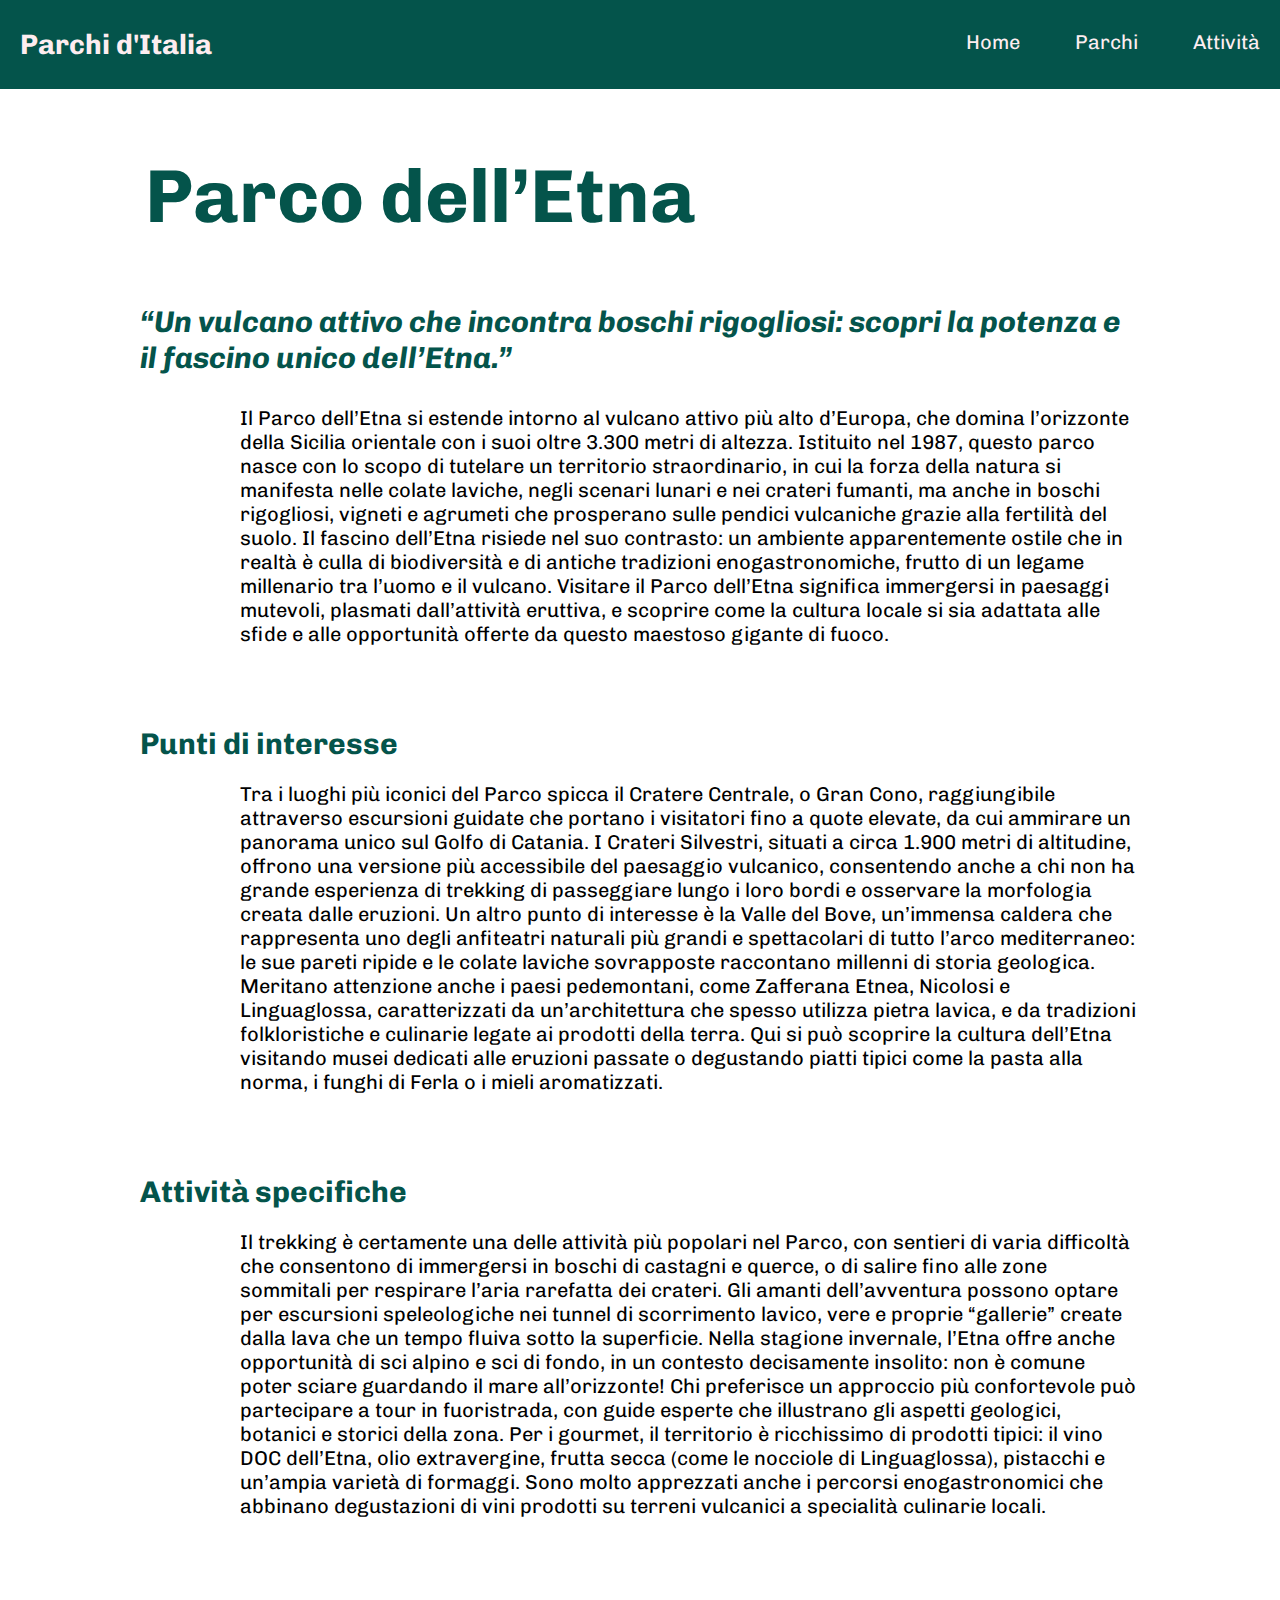
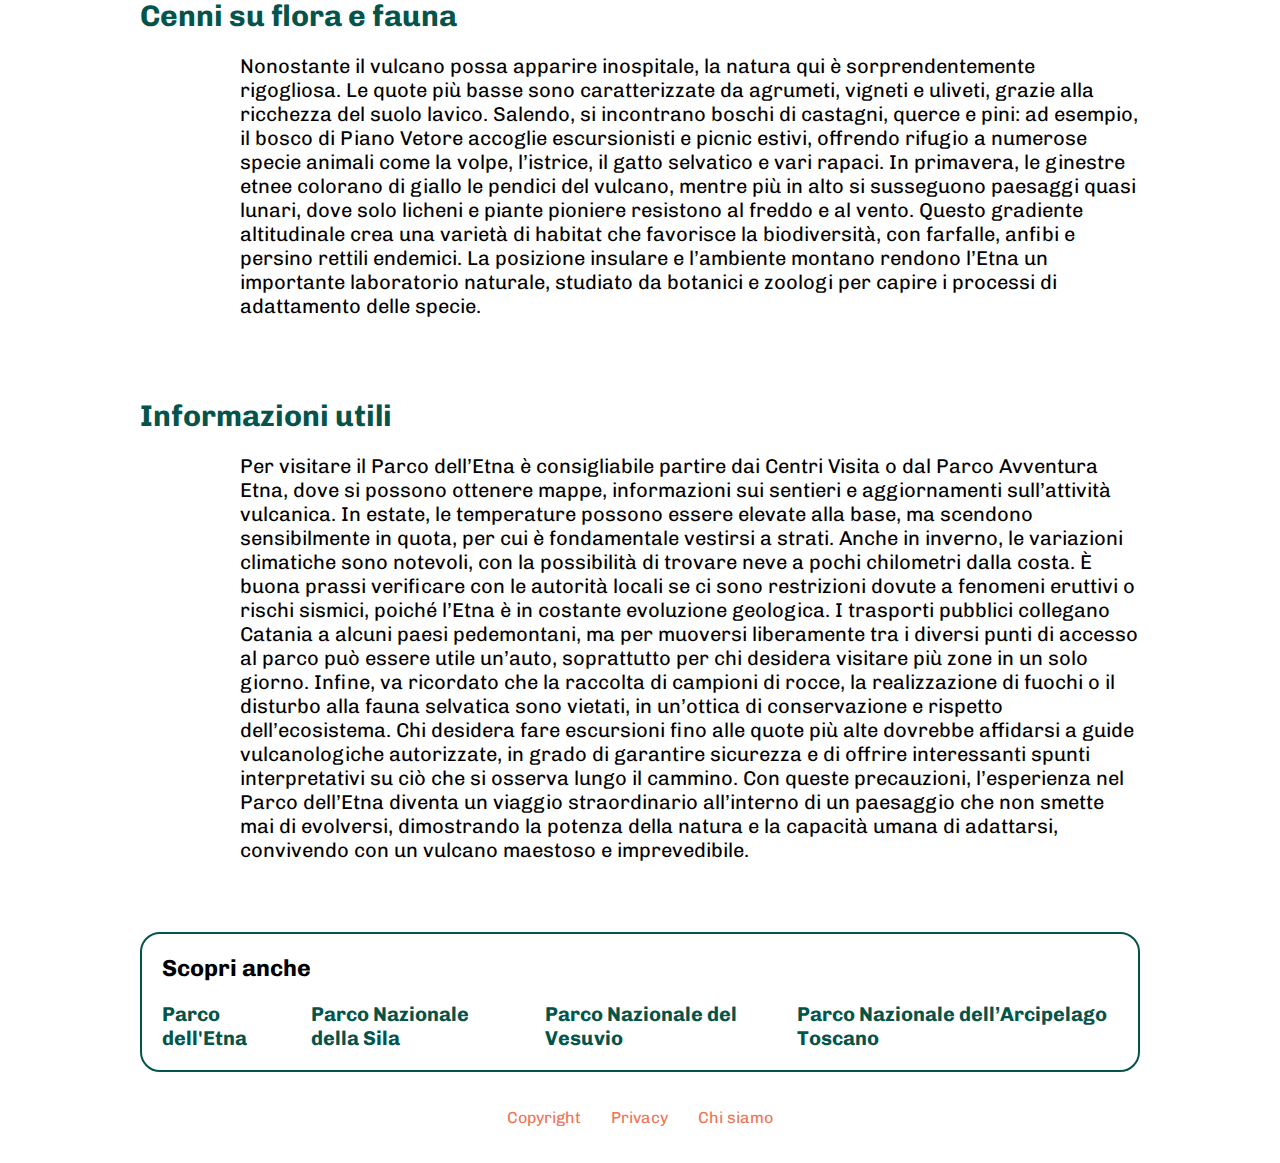
<file: etna.html>
<!DOCTYPE html>
<html lang="en">
<head>
    <meta charset="UTF-8">
    <meta name="viewport" content="width=device-width, initial-scale=1.0">
    <title>Parchi d'Italia</title>
    <link rel="stylesheet" href="css/style.css">

    <link rel="preconnect" href="https://fonts.googleapis.com">
<link rel="preconnect" href="https://fonts.gstatic.com" crossorigin>
<link href="https://fonts.googleapis.com/css2?family=Chivo:ital,wght@0,100..900;1,100..900&display=swap" rel="stylesheet">

</head>
<body>
    <header class="contenitore" style="background-color: #04544B; color: #FDEDF0;">
        <p class="logo"><a href="index.html">Parchi d'Italia</a></p>
        <nav>
            <ul class="menu">
                <li><a href="index.html">Home</a></li>
                <li><a href="parchi.html">Parchi</a></li>
                <li><a href="attivita.html">Attività</a></li>
            </ul>
        </nav>
            
    </header>

    <main class="contenitore">
        <section class="hero-in-prc">
            <h2>Parco dell’Etna</h2>
        </section>
        <section class="parco-dettaglio">
            <div class="testo-in-prc">
                <h3>“Un vulcano attivo che incontra boschi rigogliosi: scopri la potenza e il fascino unico dell’Etna.”</h3>
                <p class="intro-in-prc">Il Parco dell’Etna si estende intorno al vulcano attivo più alto d’Europa, che domina l’orizzonte della Sicilia orientale con i suoi oltre 3.300 metri di altezza. Istituito nel 1987, questo parco nasce con lo scopo di tutelare un territorio straordinario, in cui la forza della natura si manifesta nelle colate laviche, negli scenari lunari e nei crateri fumanti, ma anche in boschi rigogliosi, vigneti e agrumeti che prosperano sulle pendici vulcaniche grazie alla fertilità del suolo. Il fascino dell’Etna risiede nel suo contrasto: un ambiente apparentemente ostile che in realtà è culla di biodiversità e di antiche tradizioni enogastronomiche, frutto di un legame millenario tra l’uomo e il vulcano. Visitare il Parco dell’Etna significa immergersi in paesaggi mutevoli, plasmati dall’attività eruttiva, e scoprire come la cultura locale si sia adattata alle sfide e alle opportunità offerte da questo maestoso gigante di fuoco.</p>

                <h2 class="titolo-punti-di-interesse">Punti di interesse</h2>
                <p class="testo-punti-di-interesse">Tra i luoghi più iconici del Parco spicca il Cratere Centrale, o Gran Cono, raggiungibile attraverso escursioni guidate che portano i visitatori fino a quote elevate, da cui ammirare un panorama unico sul Golfo di Catania. I Crateri Silvestri, situati a circa 1.900 metri di altitudine, offrono una versione più accessibile del paesaggio vulcanico, consentendo anche a chi non ha grande esperienza di trekking di passeggiare lungo i loro bordi e osservare la morfologia creata dalle eruzioni. Un altro punto di interesse è la Valle del Bove, un’immensa caldera che rappresenta uno degli anfiteatri naturali più grandi e spettacolari di tutto l’arco mediterraneo: le sue pareti ripide e le colate laviche sovrapposte raccontano millenni di storia geologica. Meritano attenzione anche i paesi pedemontani, come Zafferana Etnea, Nicolosi e Linguaglossa, caratterizzati da un’architettura che spesso utilizza pietra lavica, e da tradizioni folkloristiche e culinarie legate ai prodotti della terra. Qui si può scoprire la cultura dell’Etna visitando musei dedicati alle eruzioni passate o degustando piatti tipici come la pasta alla norma, i funghi di Ferla o i mieli aromatizzati.</p>

                <h2 class="titolo-attività-specifiche">Attività specifiche</h2>
                <p class="testo-attività-specifiche">Il trekking è certamente una delle attività più popolari nel Parco, con sentieri di varia difficoltà che consentono di immergersi in boschi di castagni e querce, o di salire fino alle zone sommitali per respirare l’aria rarefatta dei crateri. Gli amanti dell’avventura possono optare per escursioni speleologiche nei tunnel di scorrimento lavico, vere e proprie “gallerie” create dalla lava che un tempo fluiva sotto la superficie. Nella stagione invernale, l’Etna offre anche opportunità di sci alpino e sci di fondo, in un contesto decisamente insolito: non è comune poter sciare guardando il mare all’orizzonte! Chi preferisce un approccio più confortevole può partecipare a tour in fuoristrada, con guide esperte che illustrano gli aspetti geologici, botanici e storici della zona. Per i gourmet, il territorio è ricchissimo di prodotti tipici: il vino DOC dell’Etna, olio extravergine, frutta secca (come le nocciole di Linguaglossa), pistacchi e un’ampia varietà di formaggi. Sono molto apprezzati anche i percorsi enogastronomici che abbinano degustazioni di vini prodotti su terreni vulcanici a specialità culinarie locali.</p>

                <h2 class="titolo-cenni-su-flora-e-fauna">Cenni su flora e fauna</h2>
                <p class="testo-cenni-su-flora-e-fauna">Nonostante il vulcano possa apparire inospitale, la natura qui è sorprendentemente rigogliosa. Le quote più basse sono caratterizzate da agrumeti, vigneti e uliveti, grazie alla ricchezza del suolo lavico. Salendo, si incontrano boschi di castagni, querce e pini: ad esempio, il bosco di Piano Vetore accoglie escursionisti e picnic estivi, offrendo rifugio a numerose specie animali come la volpe, l’istrice, il gatto selvatico e vari rapaci. In primavera, le ginestre etnee colorano di giallo le pendici del vulcano, mentre più in alto si susseguono paesaggi quasi lunari, dove solo licheni e piante pioniere resistono al freddo e al vento. Questo gradiente altitudinale crea una varietà di habitat che favorisce la biodiversità, con farfalle, anfibi e persino rettili endemici. La posizione insulare e l’ambiente montano rendono l’Etna un importante laboratorio naturale, studiato da botanici e zoologi per capire i processi di adattamento delle specie.</p>

                <h2 class="titolo-informazioni-utili">Informazioni utili</h2>
                <p class="testo-informazioni-utili">Per visitare il Parco dell’Etna è consigliabile partire dai Centri Visita o dal Parco Avventura Etna, dove si possono ottenere mappe, informazioni sui sentieri e aggiornamenti sull’attività vulcanica. In estate, le temperature possono essere elevate alla base, ma scendono sensibilmente in quota, per cui è fondamentale vestirsi a strati. Anche in inverno, le variazioni climatiche sono notevoli, con la possibilità di trovare neve a pochi chilometri dalla costa. È buona prassi verificare con le autorità locali se ci sono restrizioni dovute a fenomeni eruttivi o rischi sismici, poiché l’Etna è in costante evoluzione geologica. I trasporti pubblici collegano Catania a alcuni paesi pedemontani, ma per muoversi liberamente tra i diversi punti di accesso al parco può essere utile un’auto, soprattutto per chi desidera visitare più zone in un solo giorno. Infine, va ricordato che la raccolta di campioni di rocce, la realizzazione di fuochi o il disturbo alla fauna selvatica sono vietati, in un’ottica di conservazione e rispetto dell’ecosistema. Chi desidera fare escursioni fino alle quote più alte dovrebbe affidarsi a guide vulcanologiche autorizzate, in grado di garantire sicurezza e di offrire interessanti spunti interpretativi su ciò che si osserva lungo il cammino. Con queste precauzioni, l’esperienza nel Parco dell’Etna diventa un viaggio straordinario all’interno di un paesaggio che non smette mai di evolversi, dimostrando la potenza della natura e la capacità umana di adattarsi, convivendo con un vulcano maestoso e imprevedibile.</p>

            </div>
        </section>
        <section class="lista-parchi">
            <h3>Scopri anche</h3>
            <ul>
                <li><a href="etna.html">Parco dell'Etna</a></li>
                <li><a href="sila.html">Parco Nazionale della Sila</a></li>
                <li><a href="vesuvio.html">Parco Nazionale del Vesuvio</a></li>
                <li><a href="arcipelago-toscano.html">Parco Nazionale dell’Arcipelago Toscano</a></li>
            </ul>
        </section>
    </main>
    <footer class="contenitore">
        <p>Copyright</p>
        <p>Privacy</p>
        <p>Chi siamo</p>
    </footer>

</body>
</html>
</file>
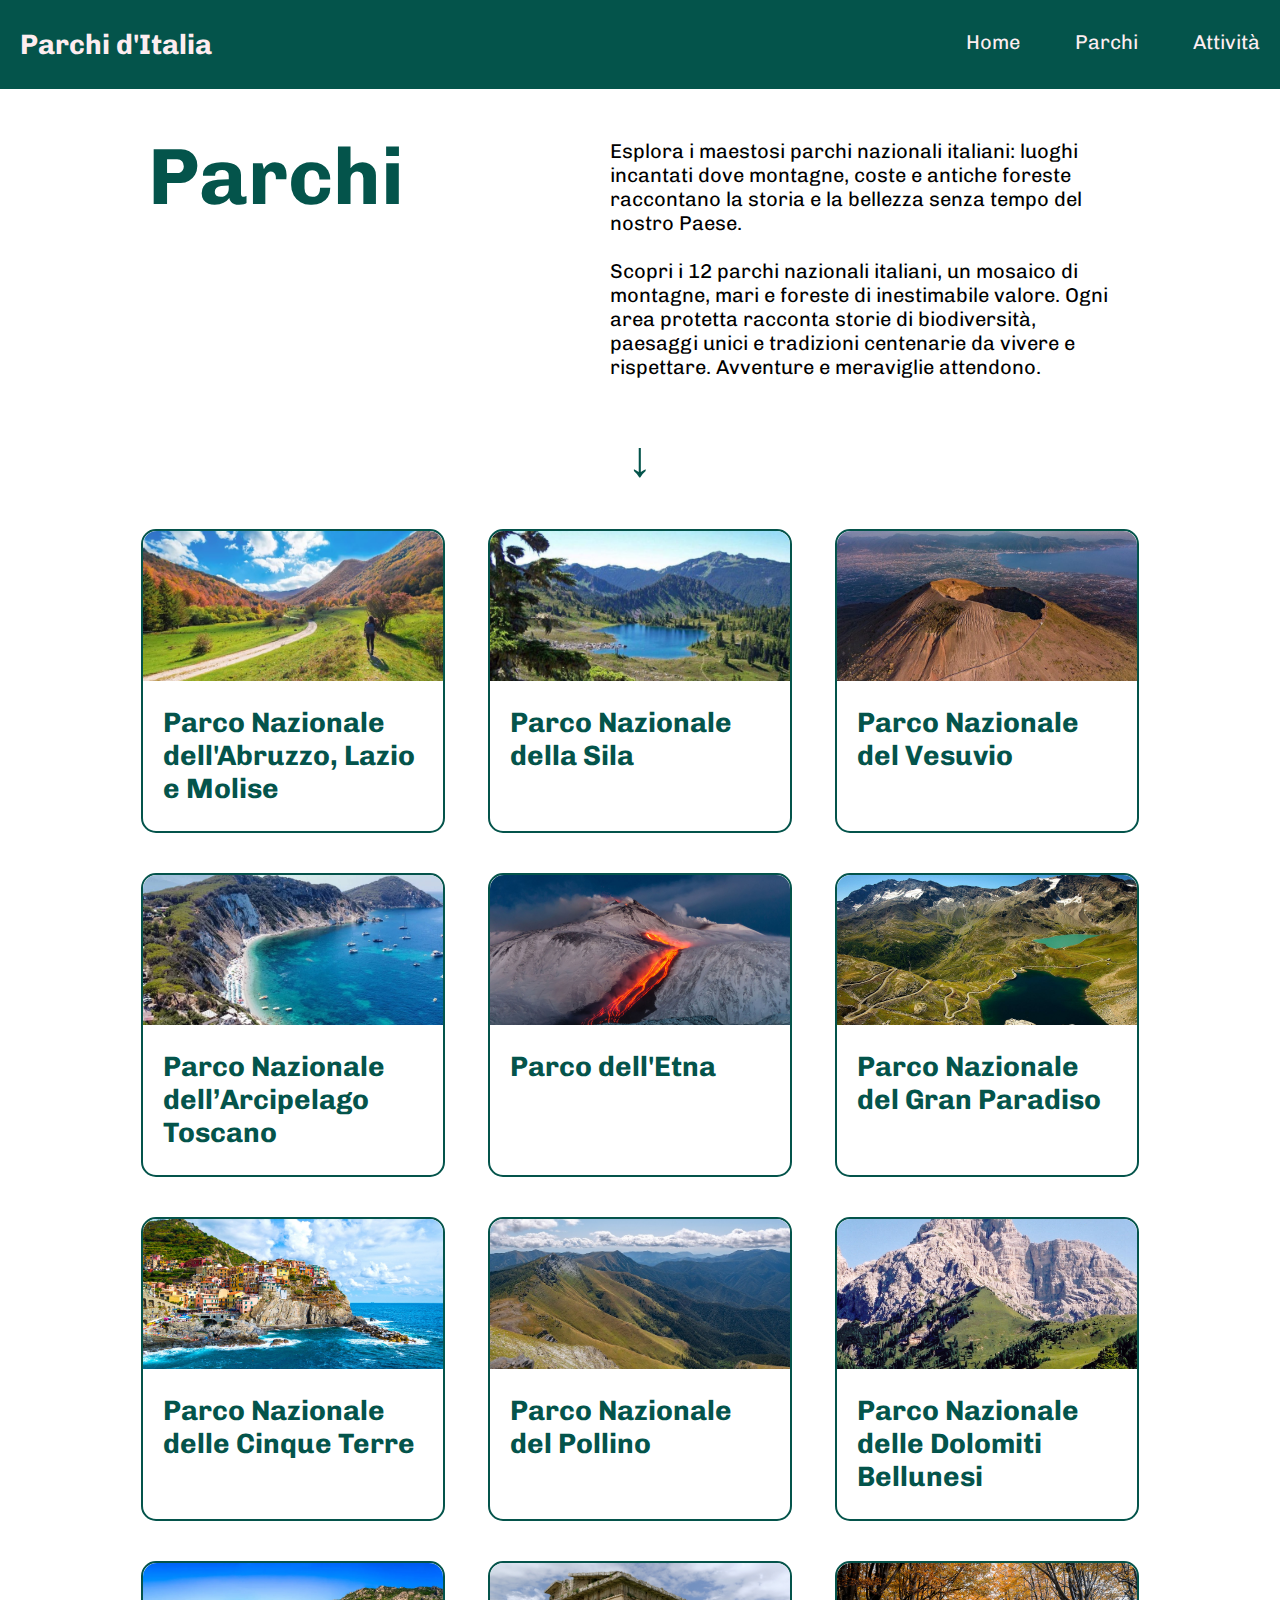
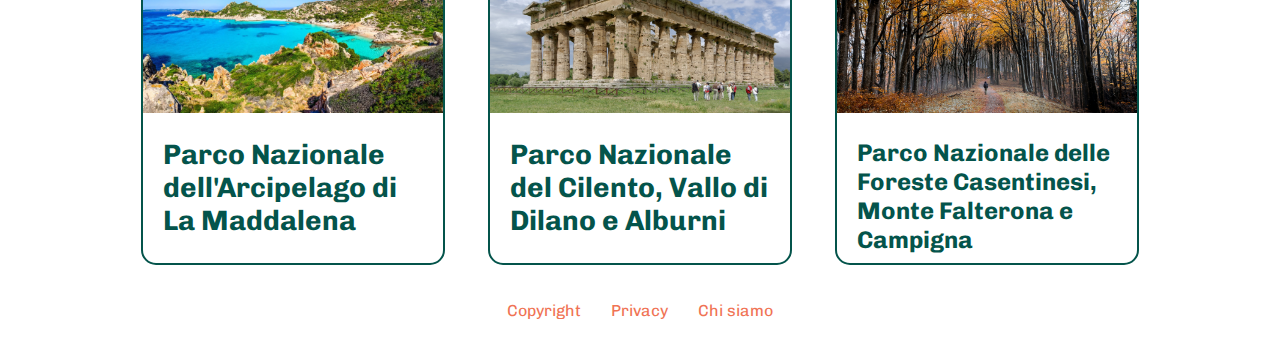
<file: parchi.html>
<!DOCTYPE html>
<html lang="en">
<head>
    <meta charset="UTF-8">
    <meta name="viewport" content="width=device-width, initial-scale=1.0">
    <title>Parchi d'Italia</title>
    <link rel="stylesheet" href="css/style.css">

    <link rel="preconnect" href="https://fonts.googleapis.com">
<link rel="preconnect" href="https://fonts.gstatic.com" crossorigin>
<link href="https://fonts.googleapis.com/css2?family=Chivo:ital,wght@0,100..900;1,100..900&display=swap" rel="stylesheet">

</head>
<body>

    <header class="contenitore" style="background-color: #04544B; color: #FDEDF0;">
        <p class="logo"><a href="index.html">Parchi d'Italia</a></p>
        <nav>
            <ul class="menu">
                <li><a href="index.html">Home</a></li>
                <li><a href="parchi.html">Parchi</a></li>
                <li><a href="attivita.html">Attività</a></li>
            </ul>
        </nav>
            
    </header>

    <main class="contenitore">

        <section class="hero-deiparchi">
            <h2>Parchi</h2>
            <p>Esplora i maestosi parchi nazionali italiani: luoghi incantati dove montagne, coste e antiche foreste raccontano la storia e la bellezza senza tempo del nostro Paese.
            <br>
            <br>
            Scopri i 12 parchi nazionali italiani, un mosaico di montagne, mari e foreste di inestimabile valore. Ogni area protetta racconta storie di biodiversità, paesaggi unici e tradizioni centenarie da vivere e rispettare. Avventure e meraviglie attendono.
            </p>
        </section>

        <div>
            <p class="freccia-parchi">&DownArrow;</p>
        </div>

        <section class="elenco-parchi">
            <div class="cardparchi">
                


                <a href="abruzzo-lazio-molise.html" class="grid" style="background-color: #ffffff; color: #04544B;">
                    <div class="item">
                        <img src="img/abruzzo-lazio-molise.jpeg" alt="foto dell'Abruzzo">
                        <p>Parco Nazionale dell'Abruzzo, Lazio e Molise</p>
                    </div>
                </a>



                <a href="sila.html" class="grid" style="background-color: #ffffff; color: #04544B;">
                    <div class="item">
                        <img src="img/sila.jpg" alt="foto della Sila">
                        <p>Parco Nazionale della Sila</p>
                    </div>
                </a>



                <a href="vesuvio.html" class="grid" style="background-color: #ffffff; color: #04544B;">
                    <div class="item">
                        <img src="img/vesuvio.jpg" alt="foto del Vesuvio">
                        <p>Parco Nazionale del Vesuvio</p>
                    </div>
                </a>



                <a href="arcipelago-toscano.html" class="grid" style="background-color: #ffffff; color: #04544B;">
                    <div class="item">
                        <img src="img/arcipelago-toscano.jpeg" alt="foto dell'arcipelago Toscano">
                        <p>Parco Nazionale dell’Arcipelago Toscano</p>
                    </div>
                </a>

                
                <a href="etna.html" class="grid" style="background-color: #ffffff; color: #04544B;">
                    <div class="item">
                        <img src="img/etna.jpg" alt="foto dell'Etna">
                        <p>Parco dell'Etna</p>
                    </div>
                </a>

                                <!-- DA QUI I PARCHI SENZA CONTENUTO-->

                <div class="grid">
                    <div class="item">
                        <img src="img/gran-paradiso.jpg" alt="foto del Gran Paradiso">
                        <p><a href="#">Parco Nazionale del Gran Paradiso</a></p>
                    </div>
                </div>

                <div class="grid">
                    <div class="item">
                        <img src="img/cinque-terre.jpg" alt="foto delle Cinque Terre">
                        <p><a href="#">Parco Nazionale delle Cinque Terre</a></p>
                    </div>
                </div>

                <div class="grid">
                    <div class="item">
                        <img src="img/del-pollino.jpg" alt="foto del Pollino">
                        <p><a href="#">Parco Nazionale del Pollino</a></p>
                    </div>
                </div>

                <div class="grid">
                    <div class="item">
                        <img src="img/dolomiti-bellunesi.jpg" alt="foto delle Dolomiti Bellunesi">
                        <p><a href="#">Parco Nazionale delle Dolomiti Bellunesi</a></p>
                    </div>
                </div>

                <div class="grid">
                    <div class="item">
                        <img src="img/la-maddalena.jpeg" alt="foto dell'Arcipelago di La Maddalena">
                        <p><a href="#">Parco Nazionale dell'Arcipelago di La Maddalena</a></p>
                    </div>
                </div>

                <div class="grid">
                    <div class="item">
                        <img src="img/cilento-vallo-alburni.jpg" alt="foto dell'Arcipelago del Cilento, Vallo di Diano e Alburni">
                        <p><a href="#">Parco Nazionale del Cilento, Vallo di Dilano e Alburni</a></p>
                    </div>
                </div>

                <div class="grid">
                    <div class="item">
                        <img src="img/foreste-casentinesi.jpg" alt="foto delle Foreste Casentinesi">
                        <p style="font-size: 24px;"><a href="#">Parco Nazionale delle Foreste Casentinesi, Monte Falterona e Campigna</a></p>
                    </div>
                </div>
            </div>
        </section>


    </main>

    <footer class="contenitore">
        <p>Copyright</p>
        <p>Privacy</p>
        <p>Chi siamo</p>
    </footer>
    
</body>
</html>
</file>
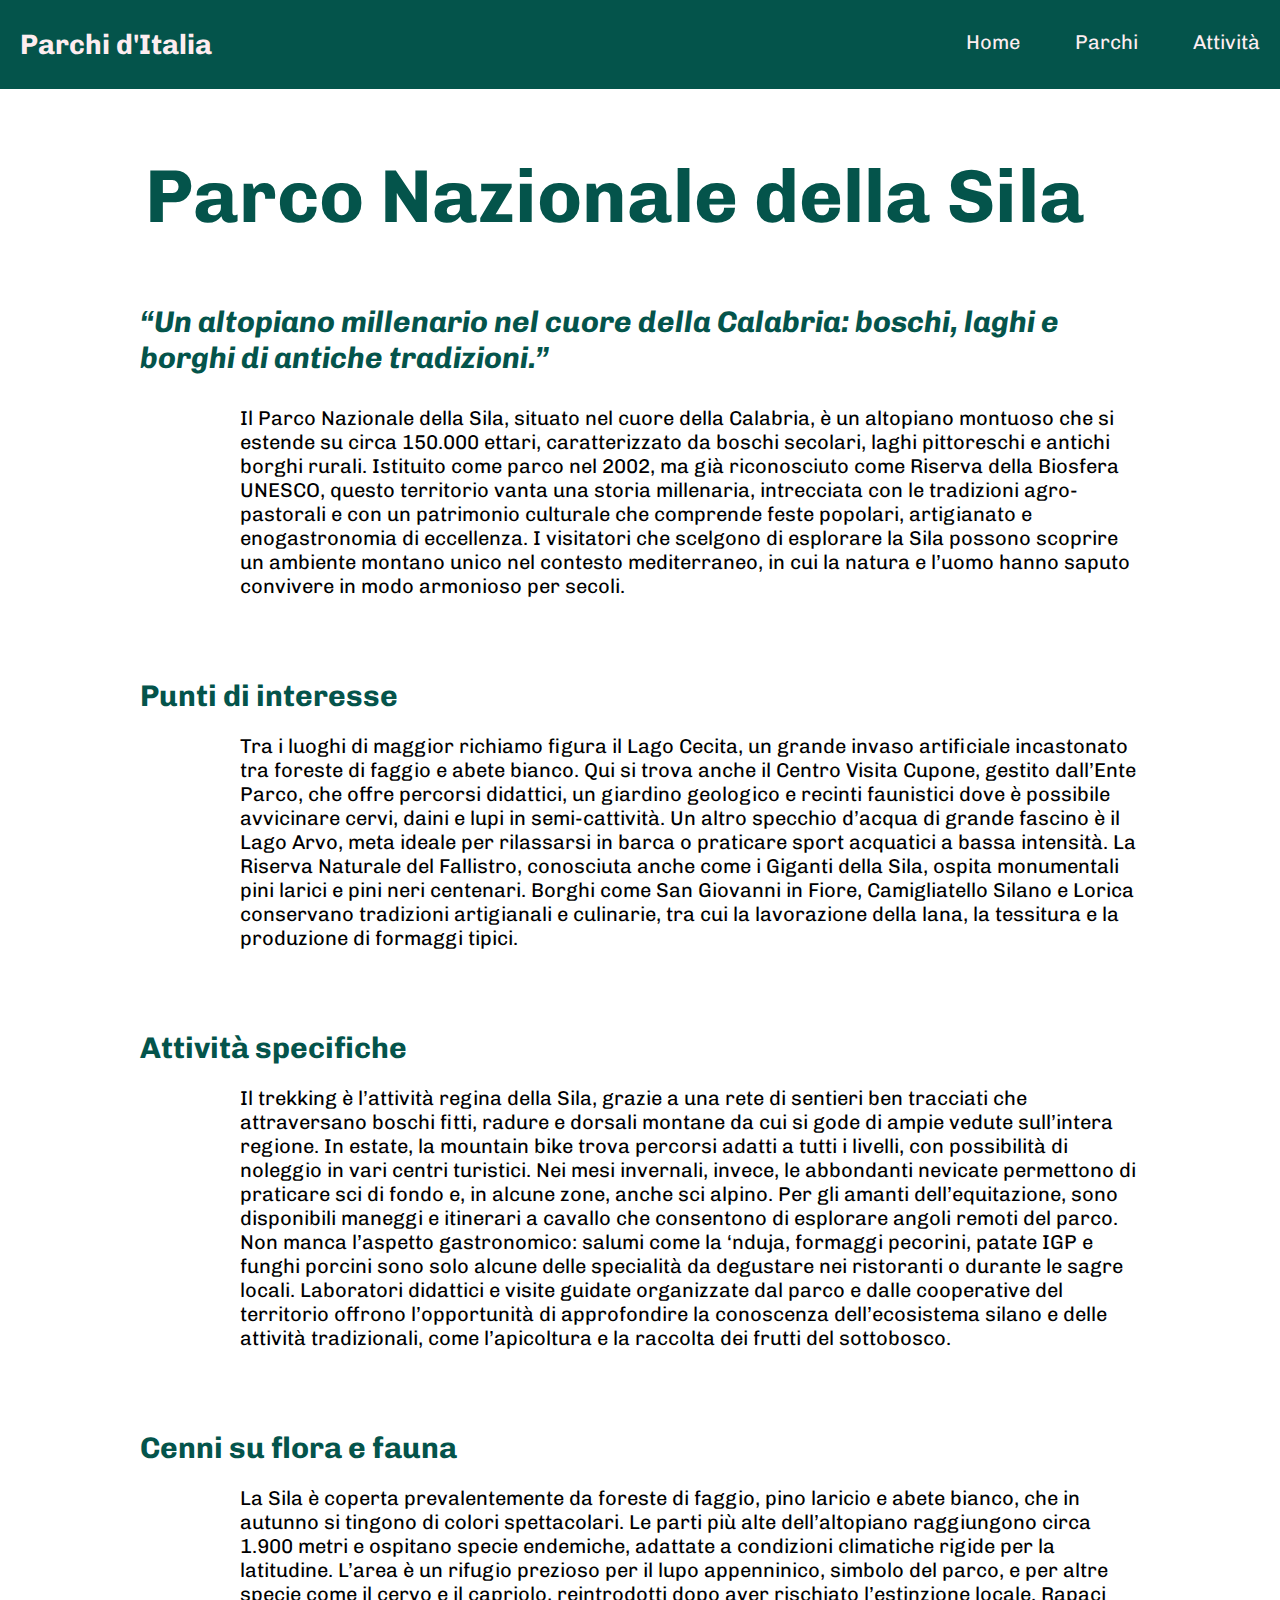
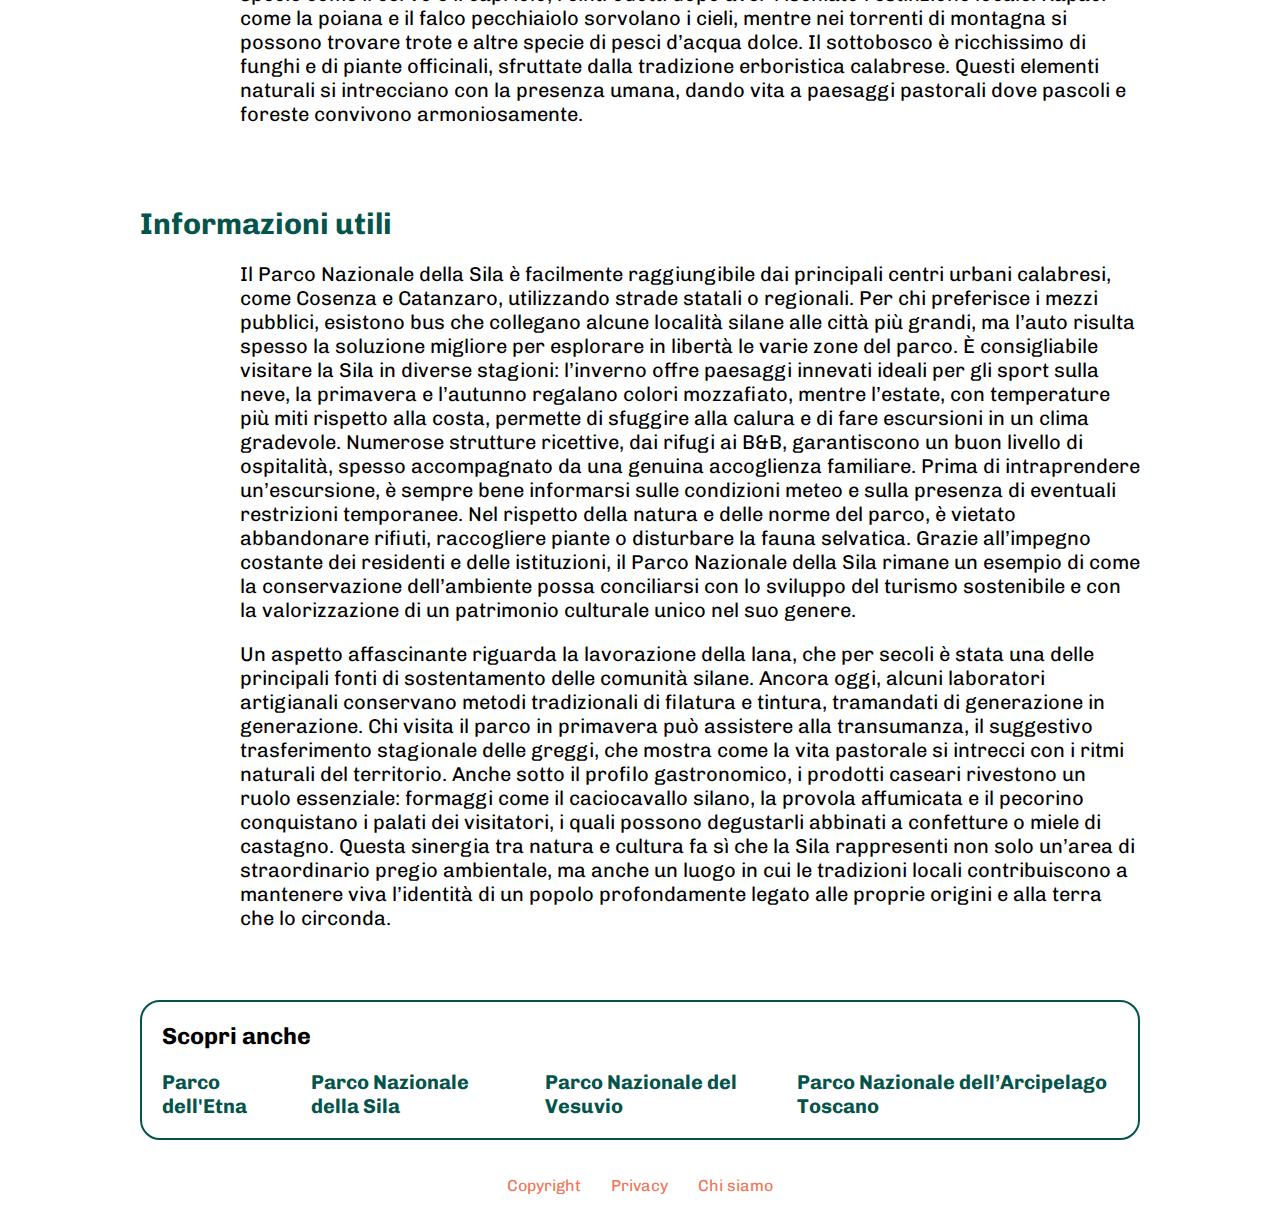
<file: sila.html>
<!DOCTYPE html>
<html lang="en">
<head>
    <meta charset="UTF-8">
    <meta name="viewport" content="width=device-width, initial-scale=1.0">
    <title>Parchi d'Italia</title>
    <link rel="stylesheet" href="css/style.css">

    <link rel="preconnect" href="https://fonts.googleapis.com">
<link rel="preconnect" href="https://fonts.gstatic.com" crossorigin>
<link href="https://fonts.googleapis.com/css2?family=Chivo:ital,wght@0,100..900;1,100..900&display=swap" rel="stylesheet">

</head>
<body>
    <header class="contenitore" style="background-color: #04544B; color: #FDEDF0;">
        <p class="logo"><a href="index.html">Parchi d'Italia</a></p>
        <nav>
            <ul class="menu">
                <li><a href="index.html">Home</a></li>
                <li><a href="parchi.html">Parchi</a></li>
                <li><a href="attivita.html">Attività</a></li>
            </ul>
        </nav>
            
    </header>

    <main class="contenitore">
        <section class="hero-in-prc">
            <h2>Parco Nazionale della Sila</h2>
        </section>
        <section class="parco-dettaglio">
            <div class="testo-in-prc">
                <h3 class="testo-in-prc">“Un altopiano millenario nel cuore della Calabria: boschi, laghi e borghi di antiche tradizioni.”</h3>
                <p class="intro-in-prc">Il Parco Nazionale della Sila, situato nel cuore della Calabria, è un altopiano montuoso che si estende su circa 150.000 ettari, caratterizzato da boschi secolari, laghi pittoreschi e antichi borghi rurali. Istituito come parco nel 2002, ma già riconosciuto come Riserva della Biosfera UNESCO, questo territorio vanta una storia millenaria, intrecciata con le tradizioni agro-pastorali e con un patrimonio culturale che comprende feste popolari, artigianato e enogastronomia di eccellenza. I visitatori che scelgono di esplorare la Sila possono scoprire un ambiente montano unico nel contesto mediterraneo, in cui la natura e l’uomo hanno saputo convivere in modo armonioso per secoli.</p>

                <h2 class="titolo-punti-di-interesse">Punti di interesse</h2>
                <p class="testo-punti-di-interesse">Tra i luoghi di maggior richiamo figura il Lago Cecita, un grande invaso artificiale incastonato tra foreste di faggio e abete bianco. Qui si trova anche il Centro Visita Cupone, gestito dall’Ente Parco, che offre percorsi didattici, un giardino geologico e recinti faunistici dove è possibile avvicinare cervi, daini e lupi in semi-cattività. Un altro specchio d’acqua di grande fascino è il Lago Arvo, meta ideale per rilassarsi in barca o praticare sport acquatici a bassa intensità. La Riserva Naturale del Fallistro, conosciuta anche come i Giganti della Sila, ospita monumentali pini larici e pini neri centenari. Borghi come San Giovanni in Fiore, Camigliatello Silano e Lorica conservano tradizioni artigianali e culinarie, tra cui la lavorazione della lana, la tessitura e la produzione di formaggi tipici.</p>

                <h2 class="titolo-attività-specifiche">Attività specifiche</h2>
                <p class="testo-attività-specifiche">Il trekking è l’attività regina della Sila, grazie a una rete di sentieri ben tracciati che attraversano boschi fitti, radure e dorsali montane da cui si gode di ampie vedute sull’intera regione. In estate, la mountain bike trova percorsi adatti a tutti i livelli, con possibilità di noleggio in vari centri turistici. Nei mesi invernali, invece, le abbondanti nevicate permettono di praticare sci di fondo e, in alcune zone, anche sci alpino. Per gli amanti dell’equitazione, sono disponibili maneggi e itinerari a cavallo che consentono di esplorare angoli remoti del parco. Non manca l’aspetto gastronomico: salumi come la ‘nduja, formaggi pecorini, patate IGP e funghi porcini sono solo alcune delle specialità da degustare nei ristoranti o durante le sagre locali. Laboratori didattici e visite guidate organizzate dal parco e dalle cooperative del territorio offrono l’opportunità di approfondire la conoscenza dell’ecosistema silano e delle attività tradizionali, come l’apicoltura e la raccolta dei frutti del sottobosco.</p>

                <h2 class="titolo-cenni-su-flora-e-fauna">Cenni su flora e fauna</h2>
                <p class="testo-cenni-su-flora-e-fauna">La Sila è coperta prevalentemente da foreste di faggio, pino laricio e abete bianco, che in autunno si tingono di colori spettacolari. Le parti più alte dell’altopiano raggiungono circa 1.900 metri e ospitano specie endemiche, adattate a condizioni climatiche rigide per la latitudine. L’area è un rifugio prezioso per il lupo appenninico, simbolo del parco, e per altre specie come il cervo e il capriolo, reintrodotti dopo aver rischiato l’estinzione locale. Rapaci come la poiana e il falco pecchiaiolo sorvolano i cieli, mentre nei torrenti di montagna si possono trovare trote e altre specie di pesci d’acqua dolce. Il sottobosco è ricchissimo di funghi e di piante officinali, sfruttate dalla tradizione erboristica calabrese. Questi elementi naturali si intrecciano con la presenza umana, dando vita a paesaggi pastorali dove pascoli e foreste convivono armoniosamente.</p>

                <h2 class="titolo-informazioni-utili">Informazioni utili</h2>
                <p class="testo-informazioni-utili">Il Parco Nazionale della Sila è facilmente raggiungibile dai principali centri urbani calabresi, come Cosenza e Catanzaro, utilizzando strade statali o regionali. Per chi preferisce i mezzi pubblici, esistono bus che collegano alcune località silane alle città più grandi, ma l’auto risulta spesso la soluzione migliore per esplorare in libertà le varie zone del parco. È consigliabile visitare la Sila in diverse stagioni: l’inverno offre paesaggi innevati ideali per gli sport sulla neve, la primavera e l’autunno regalano colori mozzafiato, mentre l’estate, con temperature più miti rispetto alla costa, permette di sfuggire alla calura e di fare escursioni in un clima gradevole. Numerose strutture ricettive, dai rifugi ai B&B, garantiscono un buon livello di ospitalità, spesso accompagnato da una genuina accoglienza familiare. Prima di intraprendere un’escursione, è sempre bene informarsi sulle condizioni meteo e sulla presenza di eventuali restrizioni temporanee. Nel rispetto della natura e delle norme del parco, è vietato abbandonare rifiuti, raccogliere piante o disturbare la fauna selvatica. Grazie all’impegno costante dei residenti e delle istituzioni, il Parco Nazionale della Sila rimane un esempio di come la conservazione dell’ambiente possa conciliarsi con lo sviluppo del turismo sostenibile e con la valorizzazione di un patrimonio culturale unico nel suo genere.</p>

                <p class="testo-informazioni-utili">Un aspetto affascinante riguarda la lavorazione della lana, che per secoli è stata una delle principali fonti di sostentamento delle comunità silane. Ancora oggi, alcuni laboratori artigianali conservano metodi tradizionali di filatura e tintura, tramandati di generazione in generazione. Chi visita il parco in primavera può assistere alla transumanza, il suggestivo trasferimento stagionale delle greggi, che mostra come la vita pastorale si intrecci con i ritmi naturali del territorio. Anche sotto il profilo gastronomico, i prodotti caseari rivestono un ruolo essenziale: formaggi come il caciocavallo silano, la provola affumicata e il pecorino conquistano i palati dei visitatori, i quali possono degustarli abbinati a confetture o miele di castagno. Questa sinergia tra natura e cultura fa sì che la Sila rappresenti non solo un’area di straordinario pregio ambientale, ma anche un luogo in cui le tradizioni locali contribuiscono a mantenere viva l’identità di un popolo profondamente legato alle proprie origini e alla terra che lo circonda.</p>

            </div>
        </section>
        <section class="lista-parchi">
            <h3>Scopri anche</h3>
            <ul>
                <li><a href="etna.html">Parco dell'Etna</a></li>
                <li><a href="sila.html">Parco Nazionale della Sila</a></li>
                <li><a href="vesuvio.html">Parco Nazionale del Vesuvio</a></li>
                <li><a href="arcipelago-toscano.html">Parco Nazionale dell’Arcipelago Toscano</a></li>
            </ul>
        </section>
    </main>

    <footer class="contenitore">
        <p>Copyright</p>
        <p>Privacy</p>
        <p>Chi siamo</p>
    </footer>
</html>
</file>
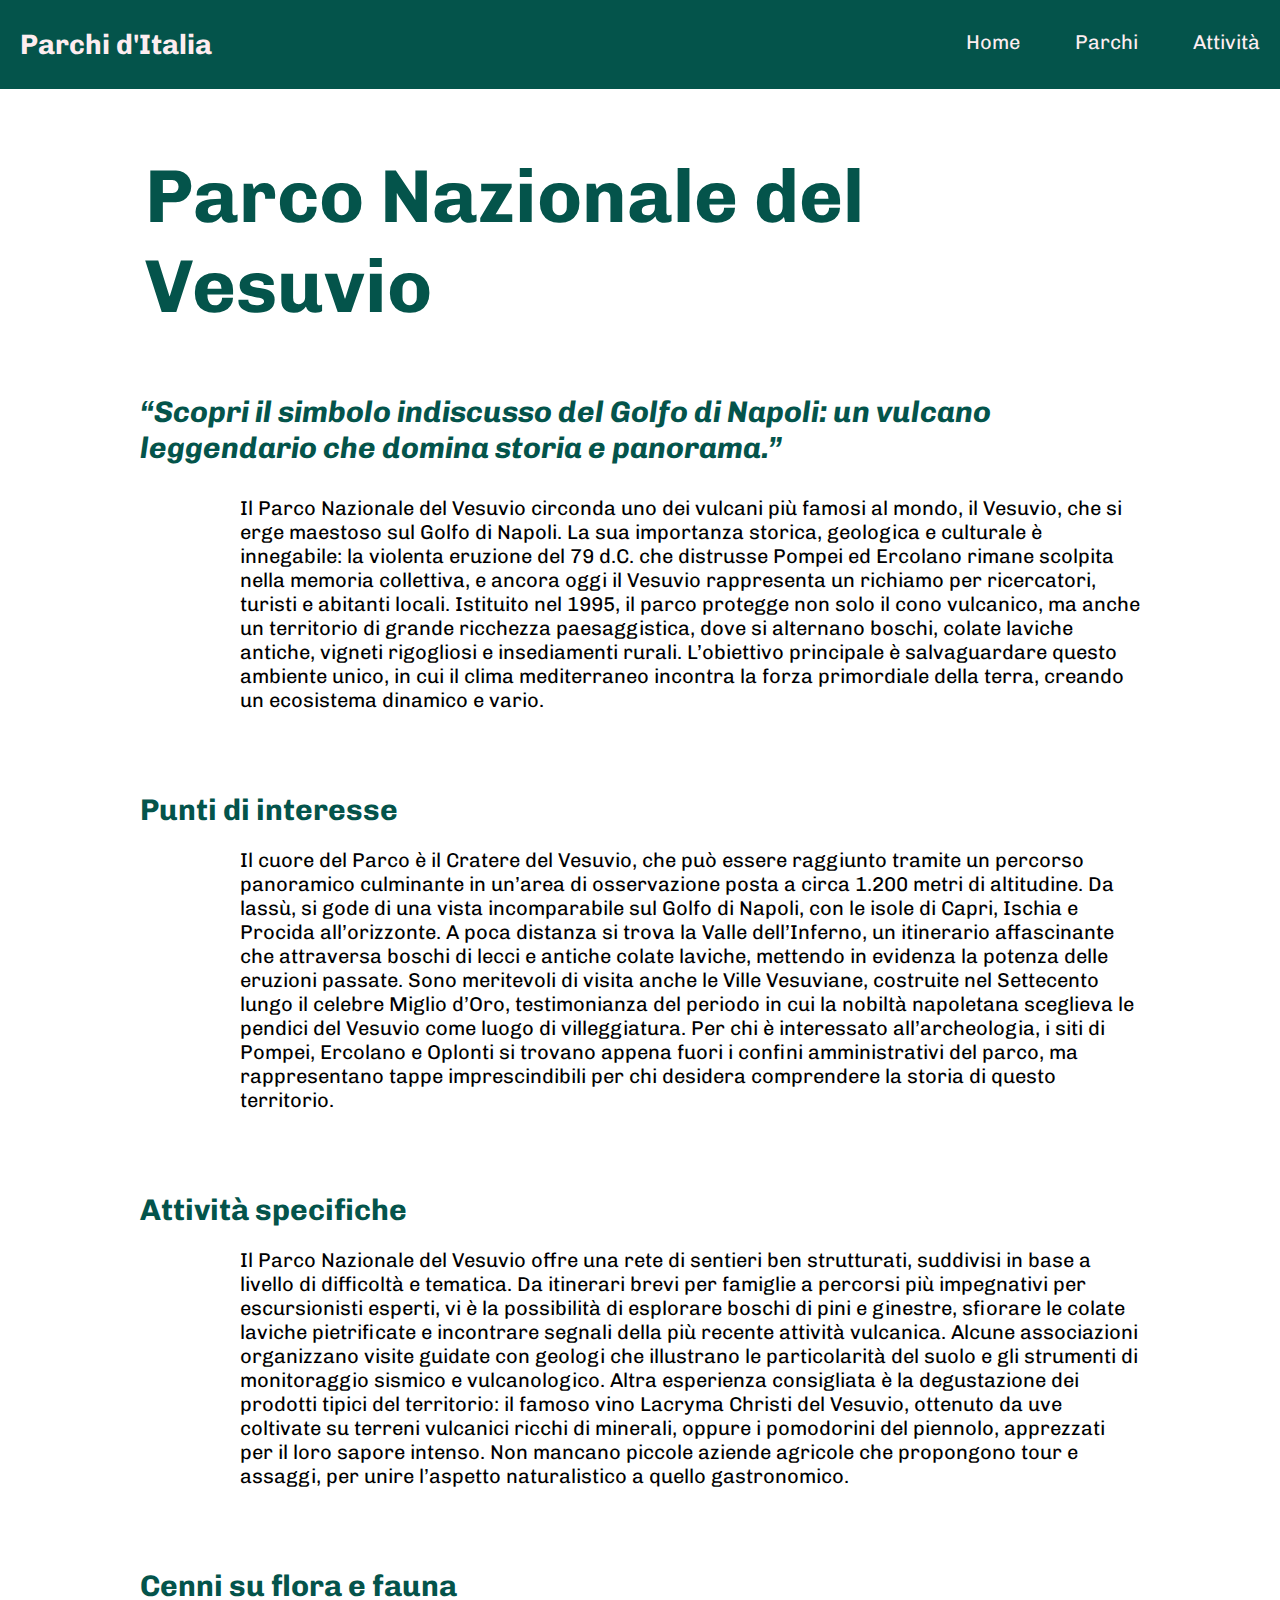
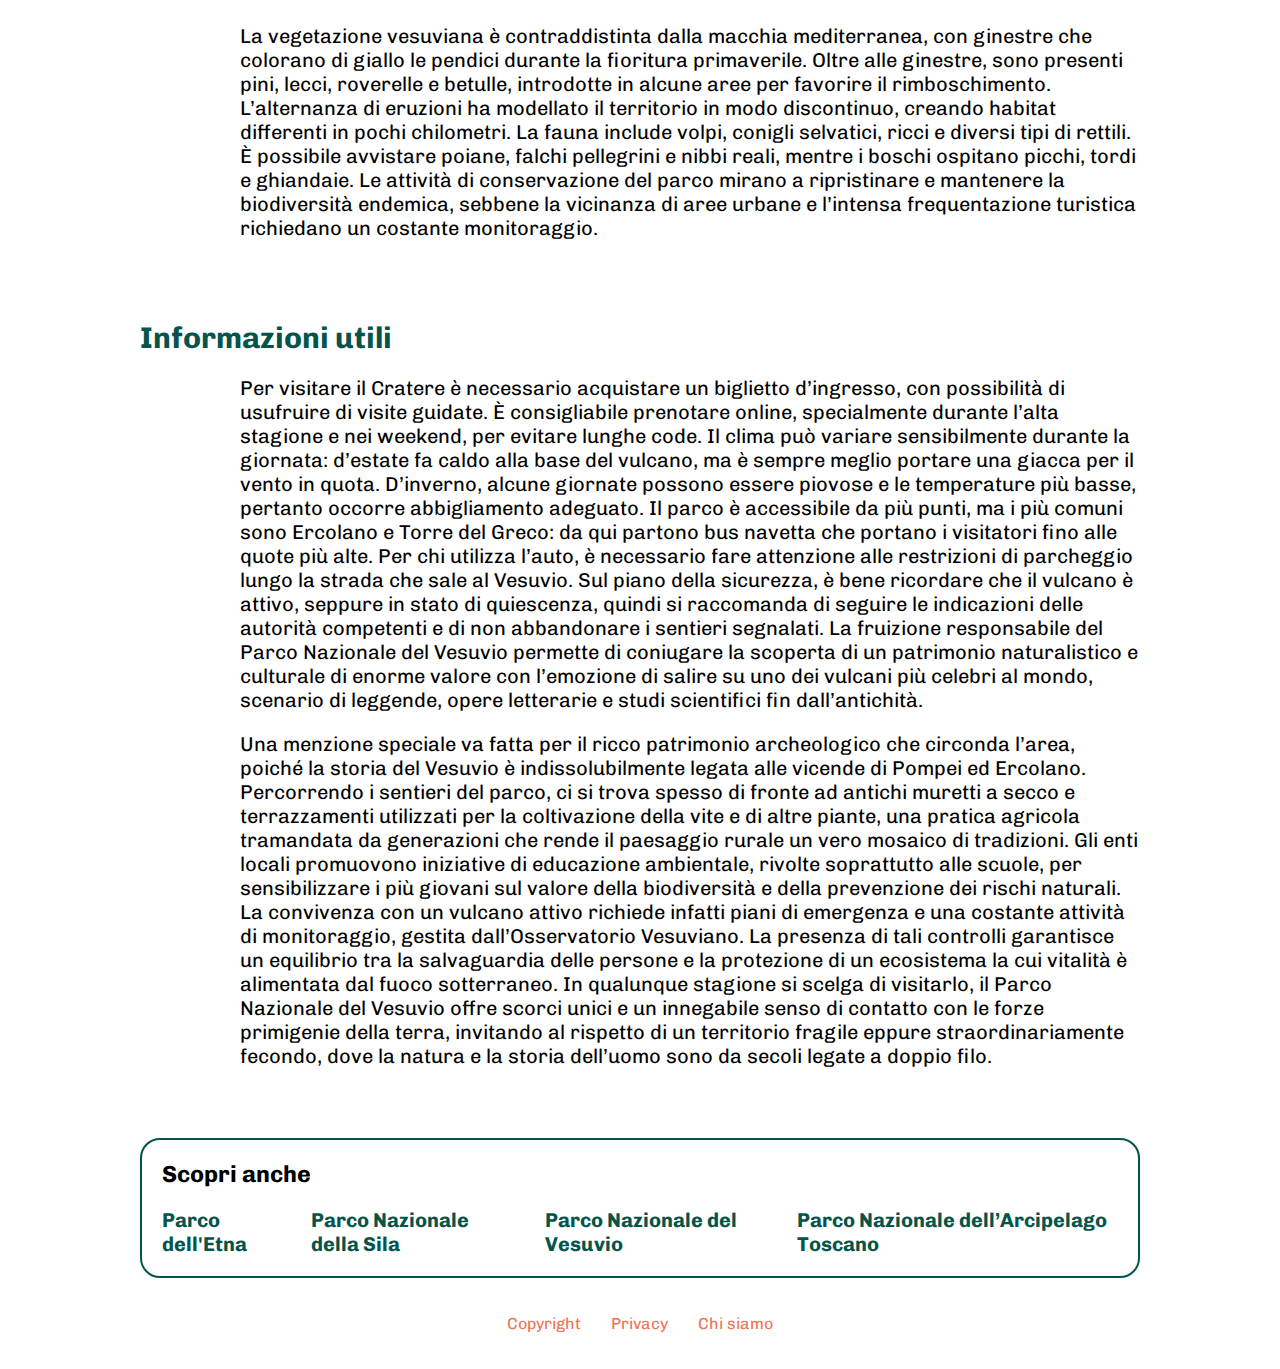
<file: vesuvio.html>
<!DOCTYPE html>
<html lang="en">
<head>
    <meta charset="UTF-8">
    <meta name="viewport" content="width=device-width, initial-scale=1.0">
    <title>Parchi d'Italia</title>
    <link rel="stylesheet" href="css/style.css">

    <link rel="preconnect" href="https://fonts.googleapis.com">
<link rel="preconnect" href="https://fonts.gstatic.com" crossorigin>
<link href="https://fonts.googleapis.com/css2?family=Chivo:ital,wght@0,100..900;1,100..900&display=swap" rel="stylesheet">

</head>
<body>

    <header class="contenitore" style="background-color: #04544B; color: #FDEDF0;">
        <p class="logo"><a href="index.html">Parchi d'Italia</a></p>
        <nav>
            <ul class="menu">
                <li><a href="index.html">Home</a></li>
                <li><a href="parchi.html">Parchi</a></li>
                <li><a href="attivita.html">Attività</a></li>
            </ul>
        </nav>
            
    </header>

    <main class="contenitore">
        <section class="hero-in-prc">
            <h2>Parco Nazionale del Vesuvio</h2>
        </section>
        <section class="parco-dettaglio">
            <div class="testo-in-prc">
                <h3>“Scopri il simbolo indiscusso del Golfo di Napoli: un vulcano leggendario che domina storia e panorama.”</h3>
                <p class="intro-in-prc">Il Parco Nazionale del Vesuvio circonda uno dei vulcani più famosi al mondo, il Vesuvio, che si erge maestoso sul Golfo di Napoli. La sua importanza storica, geologica e culturale è innegabile: la violenta eruzione del 79 d.C. che distrusse Pompei ed Ercolano rimane scolpita nella memoria collettiva, e ancora oggi il Vesuvio rappresenta un richiamo per ricercatori, turisti e abitanti locali. Istituito nel 1995, il parco protegge non solo il cono vulcanico, ma anche un territorio di grande ricchezza paesaggistica, dove si alternano boschi, colate laviche antiche, vigneti rigogliosi e insediamenti rurali. L’obiettivo principale è salvaguardare questo ambiente unico, in cui il clima mediterraneo incontra la forza primordiale della terra, creando un ecosistema dinamico e vario.</p>

                <h2 class="titolo-punti-di-interesse">Punti di interesse</h2>
                <p class="testo-punti-di-interesse">Il cuore del Parco è il Cratere del Vesuvio, che può essere raggiunto tramite un percorso panoramico culminante in un’area di osservazione posta a circa 1.200 metri di altitudine. Da lassù, si gode di una vista incomparabile sul Golfo di Napoli, con le isole di Capri, Ischia e Procida all’orizzonte. A poca distanza si trova la Valle dell’Inferno, un itinerario affascinante che attraversa boschi di lecci e antiche colate laviche, mettendo in evidenza la potenza delle eruzioni passate. Sono meritevoli di visita anche le Ville Vesuviane, costruite nel Settecento lungo il celebre Miglio d’Oro, testimonianza del periodo in cui la nobiltà napoletana sceglieva le pendici del Vesuvio come luogo di villeggiatura. Per chi è interessato all’archeologia, i siti di Pompei, Ercolano e Oplonti si trovano appena fuori i confini amministrativi del parco, ma rappresentano tappe imprescindibili per chi desidera comprendere la storia di questo territorio.</p>

                <h2 class="titolo-attività-specifiche">Attività specifiche</h2>
                <p class="testo-attività-specifiche">Il Parco Nazionale del Vesuvio offre una rete di sentieri ben strutturati, suddivisi in base a livello di difficoltà e tematica. Da itinerari brevi per famiglie a percorsi più impegnativi per escursionisti esperti, vi è la possibilità di esplorare boschi di pini e ginestre, sfiorare le colate laviche pietrificate e incontrare segnali della più recente attività vulcanica. Alcune associazioni organizzano visite guidate con geologi che illustrano le particolarità del suolo e gli strumenti di monitoraggio sismico e vulcanologico. Altra esperienza consigliata è la degustazione dei prodotti tipici del territorio: il famoso vino Lacryma Christi del Vesuvio, ottenuto da uve coltivate su terreni vulcanici ricchi di minerali, oppure i pomodorini del piennolo, apprezzati per il loro sapore intenso. Non mancano piccole aziende agricole che propongono tour e assaggi, per unire l’aspetto naturalistico a quello gastronomico.</p>

                <h2 class="titolo-cenni-su-flora-e-fauna">Cenni su flora e fauna</h2>
                <p class="testo-cenni-su-flora-e-fauna">La vegetazione vesuviana è contraddistinta dalla macchia mediterranea, con ginestre che colorano di giallo le pendici durante la fioritura primaverile. Oltre alle ginestre, sono presenti pini, lecci, roverelle e betulle, introdotte in alcune aree per favorire il rimboschimento. L’alternanza di eruzioni ha modellato il territorio in modo discontinuo, creando habitat differenti in pochi chilometri. La fauna include volpi, conigli selvatici, ricci e diversi tipi di rettili. È possibile avvistare poiane, falchi pellegrini e nibbi reali, mentre i boschi ospitano picchi, tordi e ghiandaie. Le attività di conservazione del parco mirano a ripristinare e mantenere la biodiversità endemica, sebbene la vicinanza di aree urbane e l’intensa frequentazione turistica richiedano un costante monitoraggio.</p>

                <h2 class="titolo-informazioni-utili">Informazioni utili</h2>
                <p class="testo-informazioni-utili">Per visitare il Cratere è necessario acquistare un biglietto d’ingresso, con possibilità di usufruire di visite guidate. È consigliabile prenotare online, specialmente durante l’alta stagione e nei weekend, per evitare lunghe code. Il clima può variare sensibilmente durante la giornata: d’estate fa caldo alla base del vulcano, ma è sempre meglio portare una giacca per il vento in quota. D’inverno, alcune giornate possono essere piovose e le temperature più basse, pertanto occorre abbigliamento adeguato. Il parco è accessibile da più punti, ma i più comuni sono Ercolano e Torre del Greco: da qui partono bus navetta che portano i visitatori fino alle quote più alte. Per chi utilizza l’auto, è necessario fare attenzione alle restrizioni di parcheggio lungo la strada che sale al Vesuvio. Sul piano della sicurezza, è bene ricordare che il vulcano è attivo, seppure in stato di quiescenza, quindi si raccomanda di seguire le indicazioni delle autorità competenti e di non abbandonare i sentieri segnalati. La fruizione responsabile del Parco Nazionale del Vesuvio permette di coniugare la scoperta di un patrimonio naturalistico e culturale di enorme valore con l’emozione di salire su uno dei vulcani più celebri al mondo, scenario di leggende, opere letterarie e studi scientifici fin dall’antichità.</p>

                <p class="testo-informazioni-utili">Una menzione speciale va fatta per il ricco patrimonio archeologico che circonda l’area, poiché la storia del Vesuvio è indissolubilmente legata alle vicende di Pompei ed Ercolano. Percorrendo i sentieri del parco, ci si trova spesso di fronte ad antichi muretti a secco e terrazzamenti utilizzati per la coltivazione della vite e di altre piante, una pratica agricola tramandata da generazioni che rende il paesaggio rurale un vero mosaico di tradizioni. Gli enti locali promuovono iniziative di educazione ambientale, rivolte soprattutto alle scuole, per sensibilizzare i più giovani sul valore della biodiversità e della prevenzione dei rischi naturali. La convivenza con un vulcano attivo richiede infatti piani di emergenza e una costante attività di monitoraggio, gestita dall’Osservatorio Vesuviano. La presenza di tali controlli garantisce un equilibrio tra la salvaguardia delle persone e la protezione di un ecosistema la cui vitalità è alimentata dal fuoco sotterraneo. In qualunque stagione si scelga di visitarlo, il Parco Nazionale del Vesuvio offre scorci unici e un innegabile senso di contatto con le forze primigenie della terra, invitando al rispetto di un territorio fragile eppure straordinariamente fecondo, dove la natura e la storia dell’uomo sono da secoli legate a doppio filo.</p>

            </div>
        </section>
        <section class="lista-parchi">
            <h3>Scopri anche</h3>
            <ul>
                <li><a href="etna.html">Parco dell'Etna</a></li>
                <li><a href="sila.html">Parco Nazionale della Sila</a></li>
                <li><a href="vesuvio.html">Parco Nazionale del Vesuvio</a></li>
                <li><a href="arcipelago-toscano.html">Parco Nazionale dell’Arcipelago Toscano</a></li>
            </ul>
        </section>
    </main>

    <footer class="contenitore">
        <p>Copyright</p>
        <p>Privacy</p>
        <p>Chi siamo</p>
    </footer>
</body>
</html>
</file>
<file: css/style.css>
/* QUI è TUTTO L'HEADER */
body {
    margin: 0 auto; /* per centrare quel contenitore nella pagina */
    font-family: "Chivo", sans-serif;
    font-size: 20px;
}

main{
    max-width: 1000px;
    margin: 0 auto; /* per centrare quel contenitore nella pagina */
}

.logo {
    font-size: 28px;
    font-weight: bolder;
}

header{
    position: sticky;
    top: 0;
    background-color: #04544B;
    z-index: 1000;
}

header.contenitore {
    display: flex;
    padding: 0px;
    margin: 0px;
    justify-content: space-between;
    background-color: #04544B;
}

header.contenitore a {
    text-decoration: none;
    color: #FDEDF0;
    margin: 0px 20px;
}

header.contenitore a:hover {
    text-decoration: underline;
}

/* QUI I TRE LINK */

.menu {
    list-style: none;
    display: flex;
    gap: 15px;
    margin-top: 30px;
}

/* QUI I TRE LINK */

/* QUI è TUTTO L'HEADER */


.iniziosito {
    display: flex;
    justify-content: space-between;
    align-items: center;
    margin: 0px;
}

.hero {
    max-width: 500px;
    font-size: 50px;
}

.introduzione-parchi {
    max-width: 500px;
}



.item a {
    text-decoration: none;
    color: #04544B;
}

.item a:hover {
    text-decoration: underline;
}


/* ELEMENTI IN OVERLAY */
.overlay {
    position: relative;
}
.testo-overlay {
    position: absolute;
    background-color: rgba(4,84,75,0.5);
    width: 100%;
    height: 100%;
    display: flex;
    align-items: end;
    text-align: center;
    justify-content: right;
}
.testo-overlay a {
    text-decoration: none;
    color: #FDEDF0;
}
.testo-overlay a:hover {
    text-decoration: underline;
}
.testo-overlay h2 {
    font-size: 48px;
    padding-right: 30px;
}
.image-overlay img {
    height: 300px;
    width: 100%;
    object-fit: cover;
}
.scrittainmezzo p {
    margin-top: 40px;
    margin-bottom: 10px;
    font-size: 36px;
}
/* ELEMENTI IN OVERLAY */


/*  HERO PARCHI*/
.hero-deiparchi {
    display: flex;
    justify-content: space-between;
    align-items: start;
    margin-left: 3px;
}
.hero-deiparchi h2 {
    max-width: 500px;
    font-size: 80px;
    margin-top: 40px; 
    margin-left: 5px;
    color: #04544B;

}
.hero-deiparchi p {
    max-width: 500px;
    padding: 30px;
    padding-bottom: 0px;
    margin-bottom: 0px;
}
.freccia-parchi {
    display: flex;
    font-size: 50px;
    align-items: center;
    justify-content: center;
    margin-bottom: 40px;
    color: #04544B;
}
/*  HERO PARCHI*/



/* CARD */
/* Stili per la sezione */
.cardparchi {
    display: flex;
    flex-wrap: wrap;
    justify-content: space-around;
    gap: 40px;
}

/* Stili per la card */
.cardparchi .grid {
    width: 300px;
    height: 300px;
    border: 2px solid #04544B;
    border-radius: 15px;
}


/* Immagine all'interno della card */
.cardparchi .grid img {
    width: 300px;
    height: 150px;
    object-fit: cover;
    border-top-left-radius: 14px;
    border-top-right-radius: 14px;
}

/* Paragrafo con il nome del parco */
.cardparchi .grid p {
    padding: 20px;
    font-weight: bold;
    text-align: left;
    font-size: 28px;
    margin: 0px;
}
/* CARD */


/* ATTIVITà ED ESPERIENZE */
.testo-iniziale-attività h2 {
    font-size: 70px;
    margin-top: 40px; 
    margin-left: 5px;
    color: #04544B;
} 

.testo-iniziale-attività p {
    font-size: 20px;
    max-width: 90%;
    margin-left: 10%;
}

.associate {
    font-size: 50px;
    margin-top: 40px; 
    margin-left: 5px;
    color: #04544B;  
}

/* ESCURSIONI */
.escursioni {
    display: flex;
    justify-content: space-between;
}
.escursioni h3 {
    max-width: 500px;
    font-size: 35px;
 color: #04544B;
}
.escursioni p {
    max-width: 500px;
    padding: 20px;
    margin-bottom: 40px;
}
.imgtrekking {
    max-width: 1000px;

}
/* ESCURSIONI */


/* VISITE GUIDATE */
.visiteguidate {
    display: flex;
    justify-content: space-between;
    padding: 10px;
}
.visiteguidate h3 {
    max-width: 500px;
    font-size: 35px;
 color: #04544B;
}
.visiteguidate p {
    max-width: 500px;
    padding: 20px;
    margin-bottom: 40px;
}
.imgguida {
    max-width: 1000px;
}
/* VISITE GUIDATE */


.ariaaperta {
    font-size: 50px;
    margin-top: 40px; 
    margin-left: 5px;
    color: #04544B;  
}


/* ARRAMPICATA */
.arrampicata {
    display: flex;
    justify-content: space-between;
    padding: 10px;
    margin: 0%;
}
.arrampicata h3 {
    max-width: 300px;
    color: #04544B;
}
.arrampicata p {
    max-width: 400px;
}
.arrampicata img {
    max-width: 300px;
    margin-top: 10px;
}
/* ARRAMPICATA */



/* BIKE */
.bike {
    display: flex;
    justify-content: space-between;
    padding: 10px;
    margin: 0%;
    margin-top: 30px;
}
.bike h3 {
    max-width: 300px;
    color: #04544B;
}
.bike p {
    max-width: 400px;
}
.bike img {
    max-width: 300px;
    margin-top: 10px;
}
/* BIKE */



/* CANOA */
.canoa {
    display: flex;
    justify-content: space-between;
    padding: 10px;
    margin: 0%;
    margin-top: 30px;
}
.canoa h3 {
    max-width: 150px;
    color: #04544B;
}
.canoa p {
    max-width: 400px;
}
.canoa img {
    max-width: 300px;
    margin-top: 10px;
}
/* CANOA */



/* SCII */
.scii {
    display: flex;
    justify-content: space-between;
    padding: 10px;
    margin: 0%;
    margin-top: 30px;
}
.scii h3 {
    max-width: 150px;
    color: #04544B;
}
.scii p {
    max-width: 400px;
}
.scii img {
    max-width: 300px;
    margin-top: 10px;
}
/* SCII */


/* Birdwatching */
.bird {
    display: flex;
    justify-content: space-between;
    padding: 10px;
}
.bird h3 {
    max-width: 500px;
    font-size: 35px;
 color: #04544B;
}
.bird p {
    max-width: 500px;
    padding: 20px;
    margin-bottom: 40px;
}
.imgbird {
    max-width: 1000px;
}
/* Birdwatching */


/* BORGHI */
.borghi {
    display: flex;
    justify-content: space-between;
    padding: 10px;
}
.borghi h3 {
    max-width: 500px;
    font-size: 35px;
 color: #04544B;
}
.borghi p {
    max-width: 500px;
    padding: 20px;
    margin-bottom: 40px;
}
.imgborghi {
    max-width: 1000px;
}
/* BORGHI */

/* ATTIVITà ED ESPERIENZE */


/* PAGINA SPECIFICA DEI PARCHI */
.hero-in-prc{
    font-size: 50px;
    margin-top: 40px; 
    margin-left: 5px;
    color: #04544B;
}
.parco-dettaglio h3{
    font-style: italic;
    font-weight: bold;
    font-size: 30px;
    color: #04544B;
}    
.testo-in-prc h2{
    margin-top: 80px;
    margin-bottom: 0px;
    color: #04544B;
}
.testo-in-prc p{
    max-width: 90%;
    margin-left: 10%;
}
/* PAGINA SPECIFICA DEI PARCHI */


.lista-parchi{
    border: 2px solid #04544B;
    border-radius: 20px;
    padding: 20px;
    margin-top: 70px;
}
.lista-parchi h3{
    margin: 0;
    margin-bottom: 20px;
}
.lista-parchi ul {
    display: flex;
    flex-direction: row;
    gap: 30px;
    list-style-type: none;
    padding: 0%;
    margin: 0%;
}
.lista-parchi li{
    color: #04544B;
}
.lista-parchi li a{
    text-decoration: none;
    color: #04544B;
    font-weight: bold;
}
.lista-parchi li a:hover{
    text-decoration: underline;
}

.cardparchi a.grid {
    text-decoration: none;
    color: inherit;
}

.cardparchi a.grid:hover {
    text-decoration: underline;
}


/* FOOTER */
footer {
    display: flex;
    gap: 30px;
    align-items: center;
    font-size: 16px;
    padding: 20px;
    justify-content: center;
    color: #F07354;
}

footer p:hover {
    text-decoration: underline;
}
/* FOOTER */


/* PER IL RESPONSIVE */
@media (max-width: 700px) and (max-width: 768px){
    
    section {
        margin-bottom: 40px;
        padding: 0 10px;
    }
    
    header{
        flex-direction: column;
        align-items: center;
    }
    .logo{
        align-items: center;
        text-align: center;
    }
    .menu{
        font-size: 18px;
        text-align: center;
        align-items: center;
        margin: 0px 0px;
        padding: 0%;
        gap: 1px;
        text-decoration: underline;
        margin-bottom: 40px;
    }

    main{
        display: flex;
        max-width: 90%;
        flex-direction: column;
        align-items: center;
        text-align: left;
    }
    .partealta-home{
        flex-direction: column;
        align-items: center;
    }
    .iniziosito{
        flex-direction: column;
    }

    .hero-deiparchi{
        flex-direction: column;
        align-items: center;
        margin: 0%;
        padding: 0%;
        max-width: 90%
    }
    .hero-deiparchi h2{
        margin: 0px;
        margin-top: 15px;
    }
    .hero-deiparchi p{
        padding: 0%;
    }
    .freccia-parchi{
        padding: 20px;
        margin: 0%;
    }

    .cardparchi .grid {
        width: 100%;
        max-width: 320px;
        height: auto;
    }
    .cardparchi .grid img {
        width: 100%;
        height: auto;
    }
    .cardparchi .grid p {
        font-size: 20px;
    }

    .cardparchi a.grid {
        text-decoration: none;
        color: inherit;
    }
    
    .cardparchi a.grid:hover {
        text-decoration: underline;
    }


    .testo-iniziale-attività{
        flex-direction: column;
        align-items: center;
        margin: 0%;
        padding: 0%;
        max-width: 90%
    }
    .testo-iniziale-attività h2{
        margin: 0%;
        padding: 0%;
        margin-top: 15px;
        font-size: 45px;
    }
    .associate{
        font-size: 45px;
    }

    .escursioni{
        flex-direction: column;
        align-items: center;
        margin: 0%;
        padding: 0%;
        max-width: 90%
    }
    .escursioni h3{
        margin: 0%;
        padding: 0%;
        margin-top: 40px;
    }
    .imgtrekking{
        max-width: 100%;
    }

    .visiteguidate{
        flex-direction: column;
        align-items: center;
        margin: 0%;
        padding: 0%;
        max-width: 90%
    }
    .visiteguidate h3{
        margin: 0%;
        padding: 0%;
        margin-top: 40px;
    }
    .imgguida{
        max-width: 100%;
    }



    .ariaaperta{
        font-size: 45px;
    }
    .arrampicata{
        flex-direction: column;
        align-items: center;
        margin: 0%;
        padding: 0%;
        max-width: 90%
    }
    .arrampicata h3{
        margin: 0%;
        padding: 0%;
        margin-top: 40px;
        font-size: 30px;
    }
    .arrampicata img{
        max-width: 100%;
        width: 100%;
    }


    .bike{
        flex-direction: column;
        align-items: center;
        margin: 0%;
        padding: 0%;
        max-width: 90%
    }
    .bike h3{
        margin: 0%;
        padding: 0%;
        margin-top: 60px;
        font-size: 30px;
    }
    .bike img{
        max-width: 100%;
    }



    .canoa{
        flex-direction: column;
        align-items: center;
        margin: 0%;
        padding: 0%;
        max-width: 90%
    }
    .canoa h3{
        margin: 0%;
        padding: 0%;
        max-width: 100%;
        margin-top: 60px;
        font-size: 30px;
    }
    .canoa img{
        max-width: 100%;
    }


    .scii{
        flex-direction: column;
        align-items: center;
        margin: 0%;
        padding: 0%;
        max-width: 90%
    }
    .scii h3{
        margin: 0%;
        padding: 0%;
        max-width: 100%;
        margin-top: 60px;
        font-size: 30px;
    }
    .scii img{
        max-width: 100%;
    }

    .bird{
        flex-direction: column;
        align-items: center;
        margin: 0%;
        padding: 0%;
        max-width: 90%
    }
    .bird h3{
        margin: 0%;
        padding: 0%;
        margin-top: 40px;
    }
    .imgbird{
        max-width: 100%;
    }


    .borghi{
        flex-direction: column;
        align-items: center;
        margin: 0%;
        padding: 0%;
        max-width: 90%
    }
    .borghi h3{
        margin: 0%;
        padding: 0%;
        margin-top: 40px;
    }
    .imgborghi{
        max-width: 100%;
    }


    .hero-in-prc{
        font-size: 30px;
    }
    .testo-in-prc h3{
        font-size: 25px;
    }
    .testo-in-prc p{
        max-width: 100%;
        margin-left: 0px;
    }


    .lista-parchi{
        flex-direction: column;
    }
    .lista-parchi h3{
        font-size: 30px;
    }
    .lista-parchi ul{
        flex-direction: column;
        text-decoration: underline;
    }

    footer{
        text-decoration: underline;
    }
}
</file>
